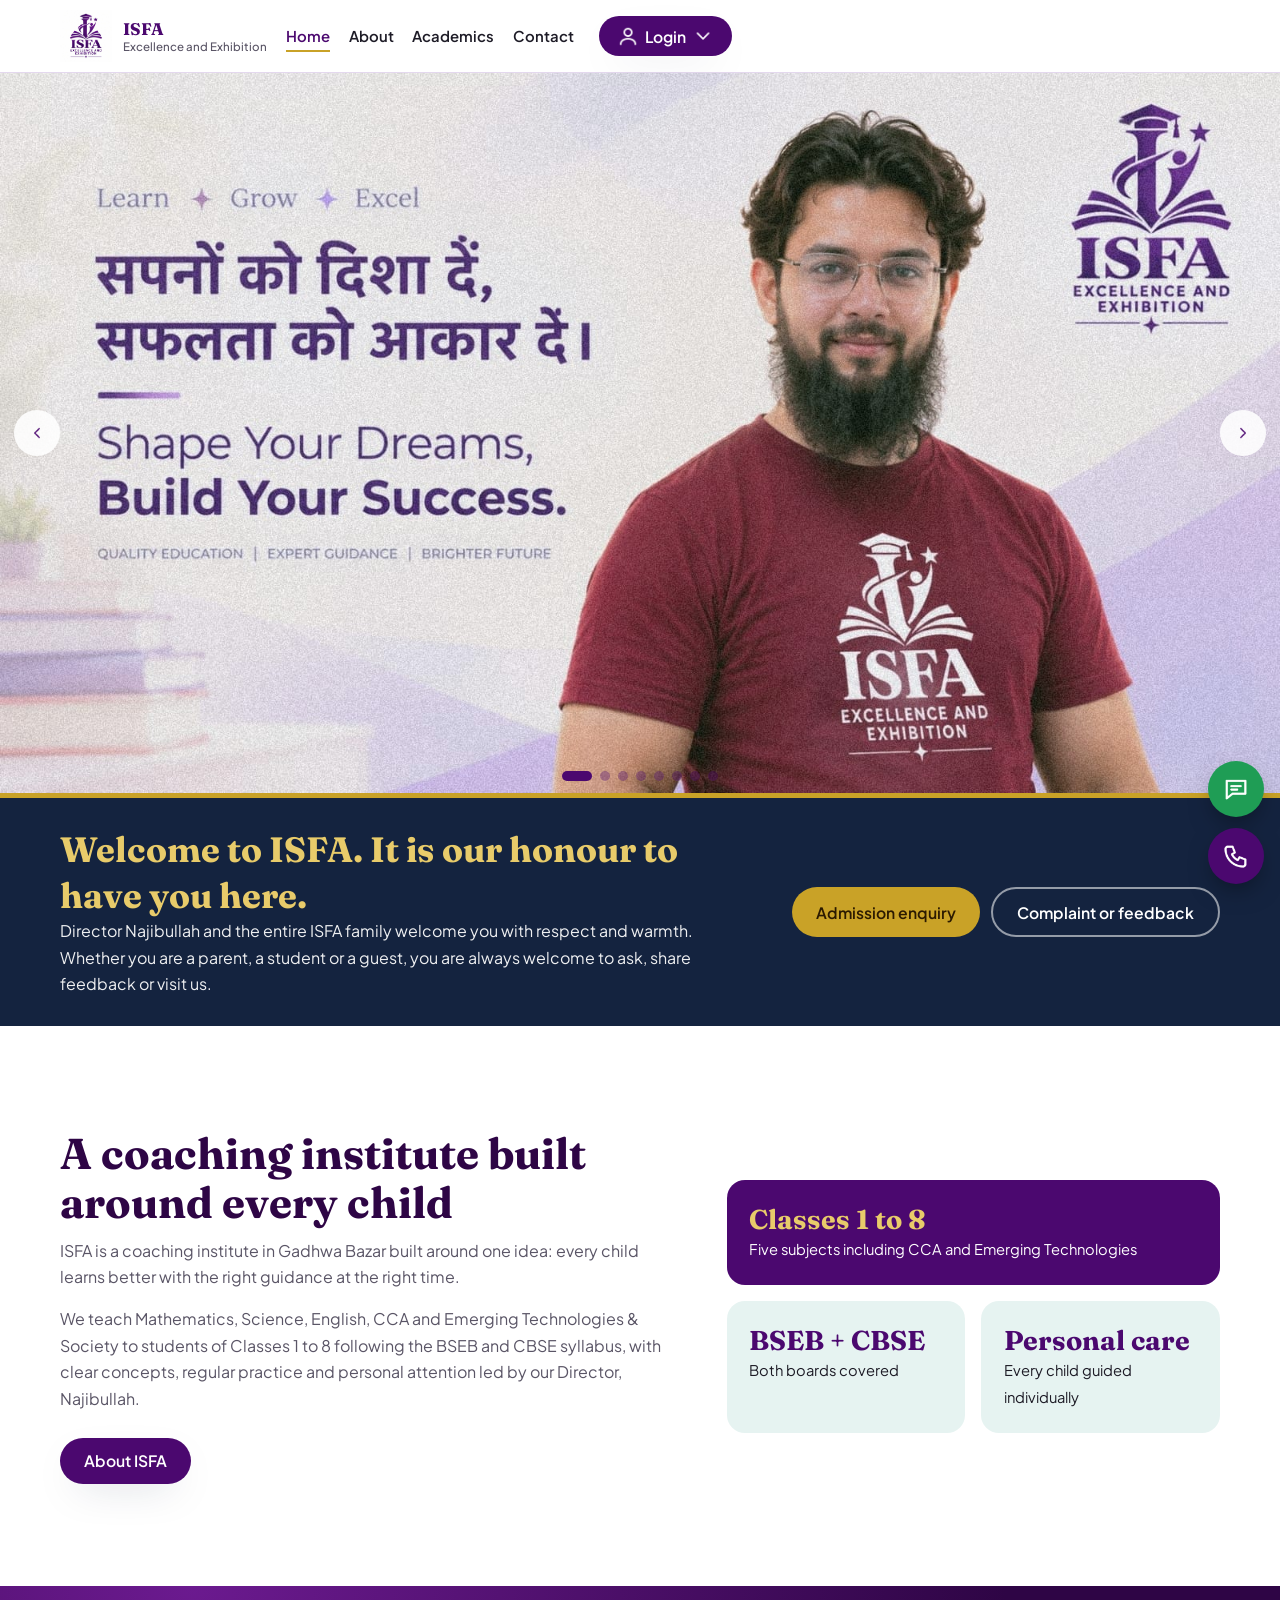
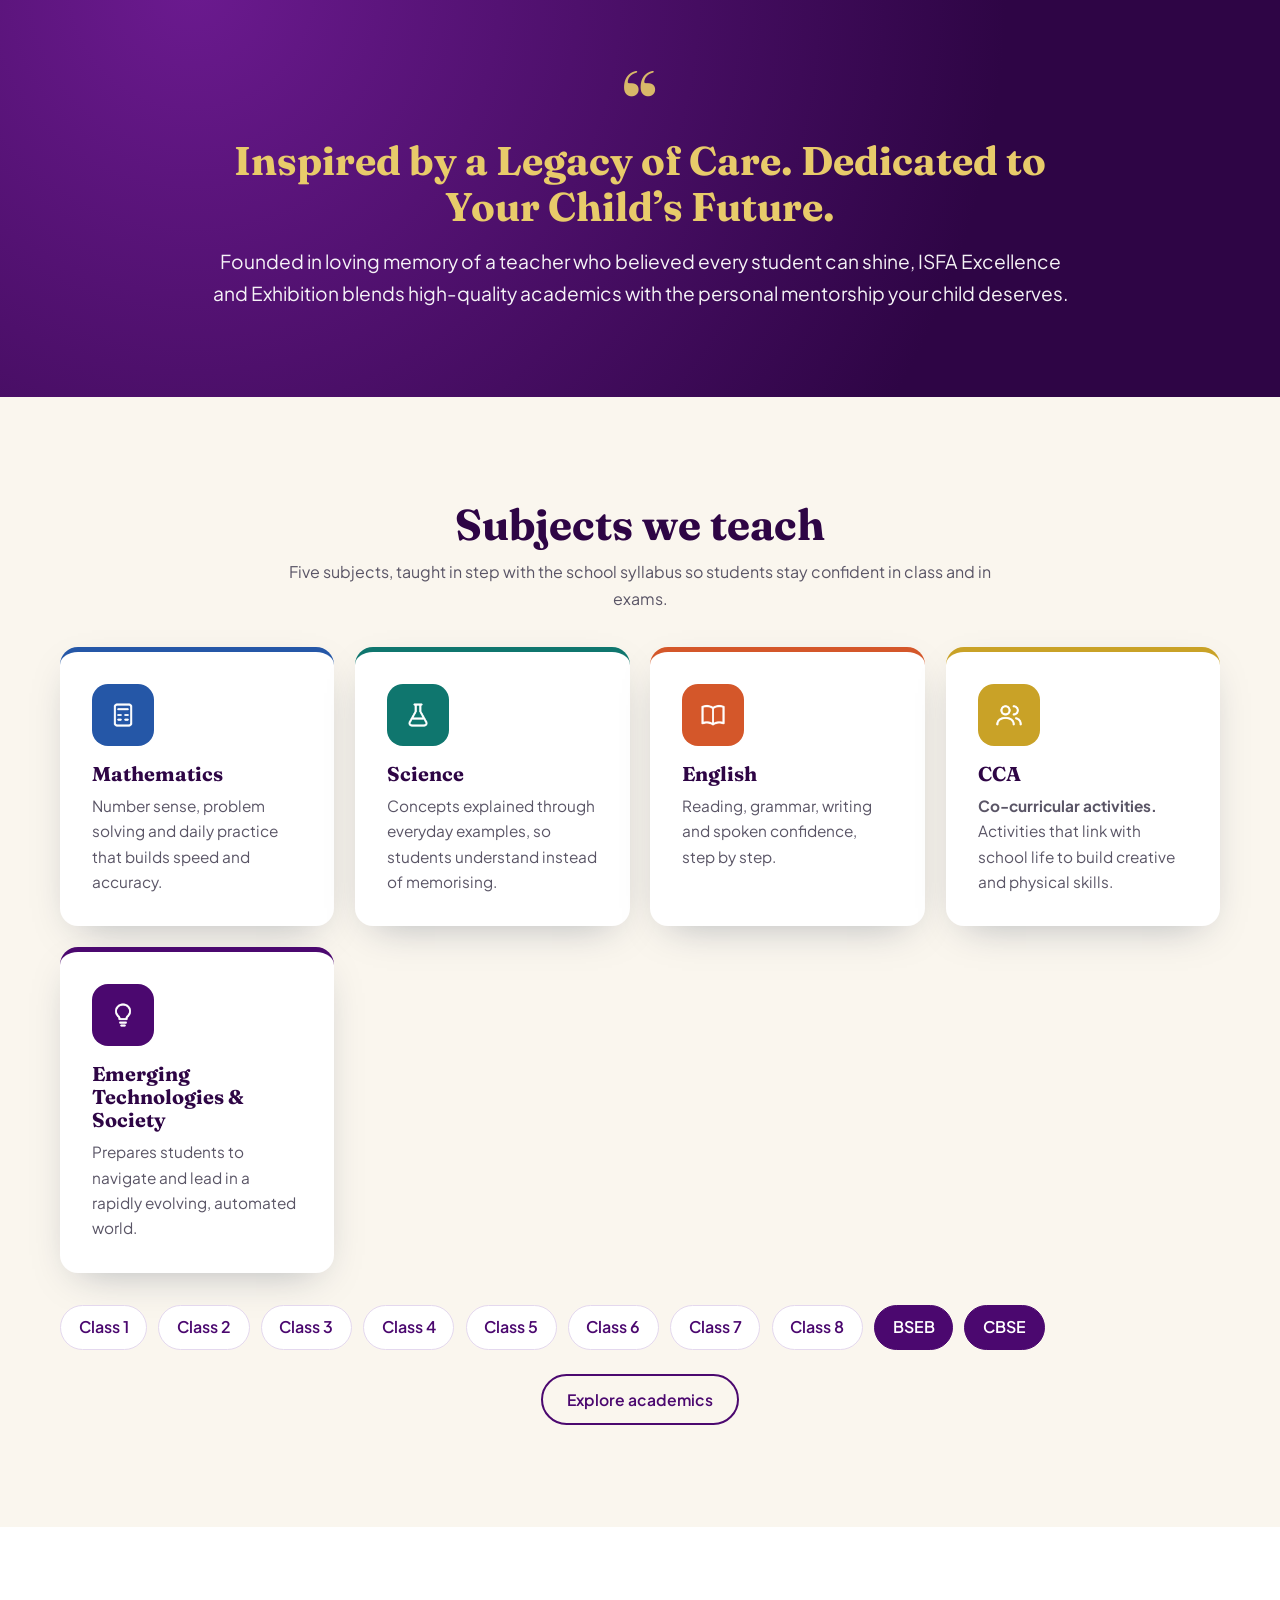
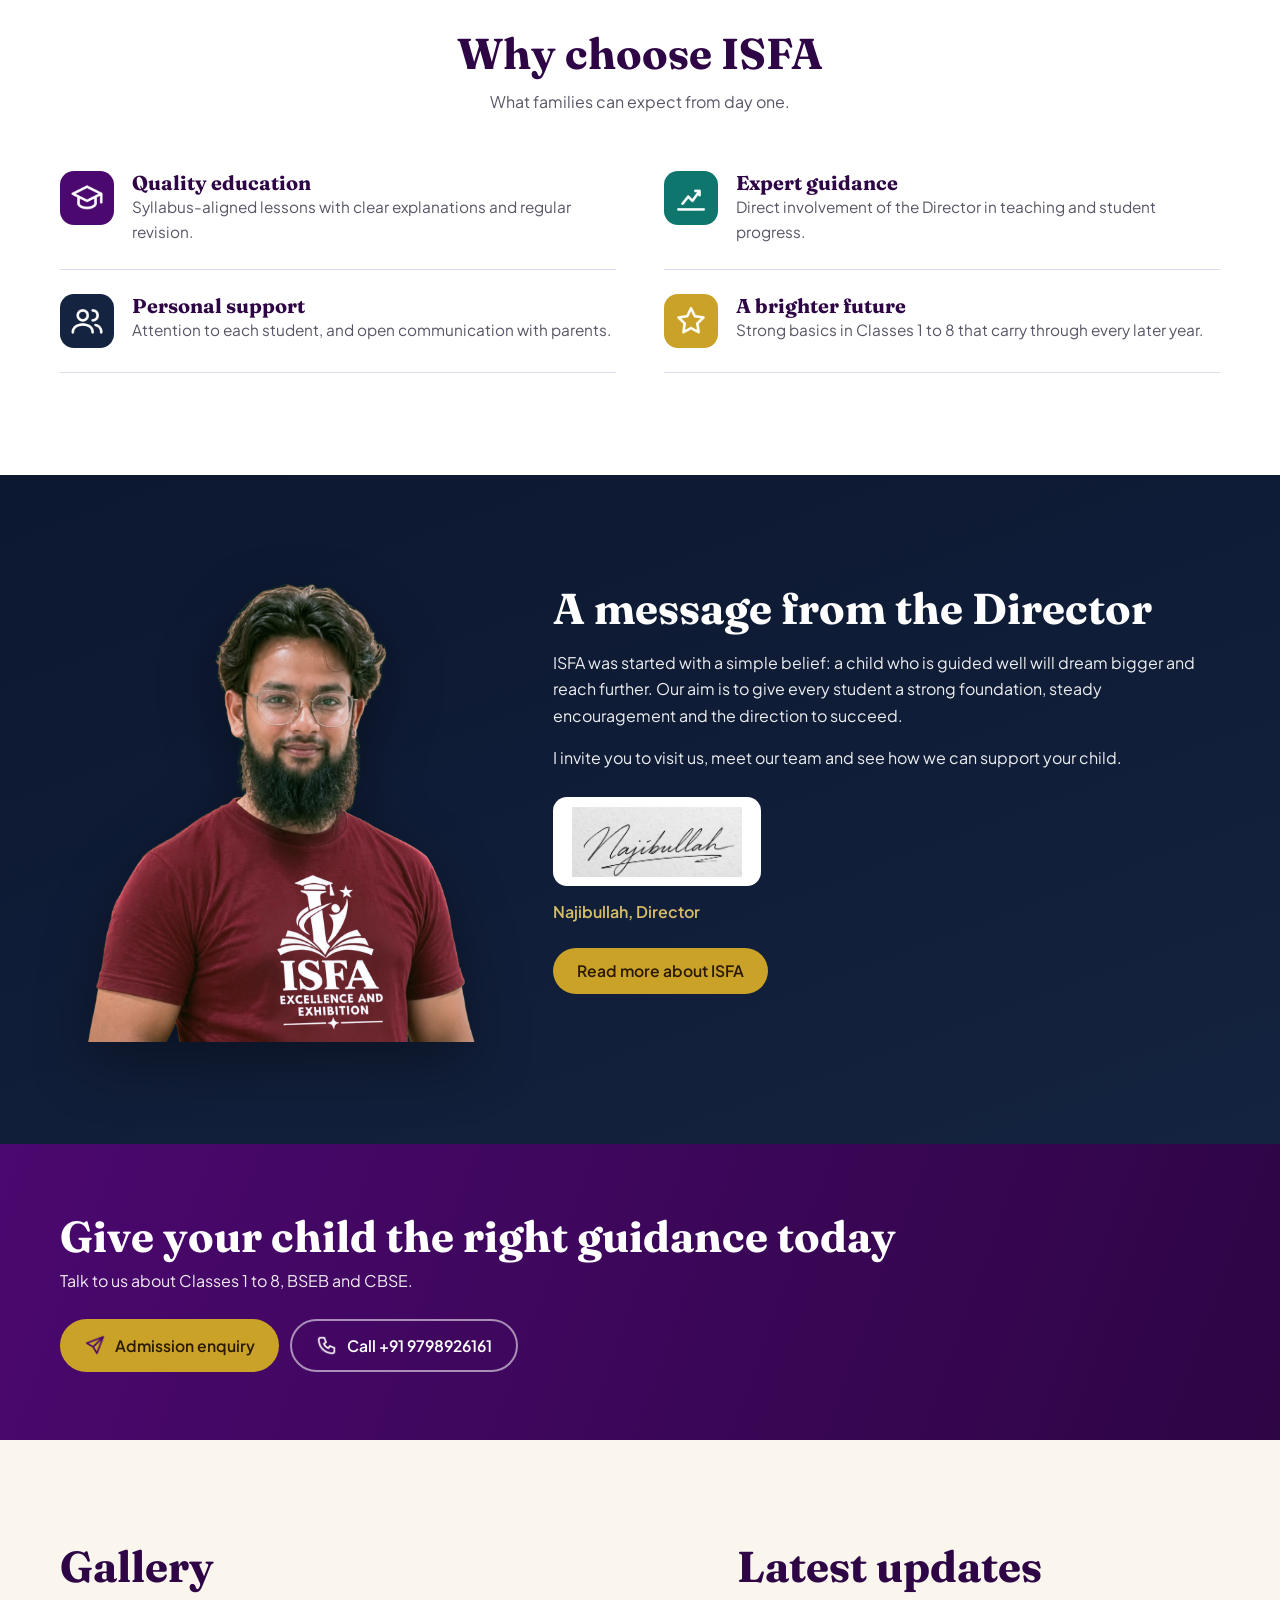
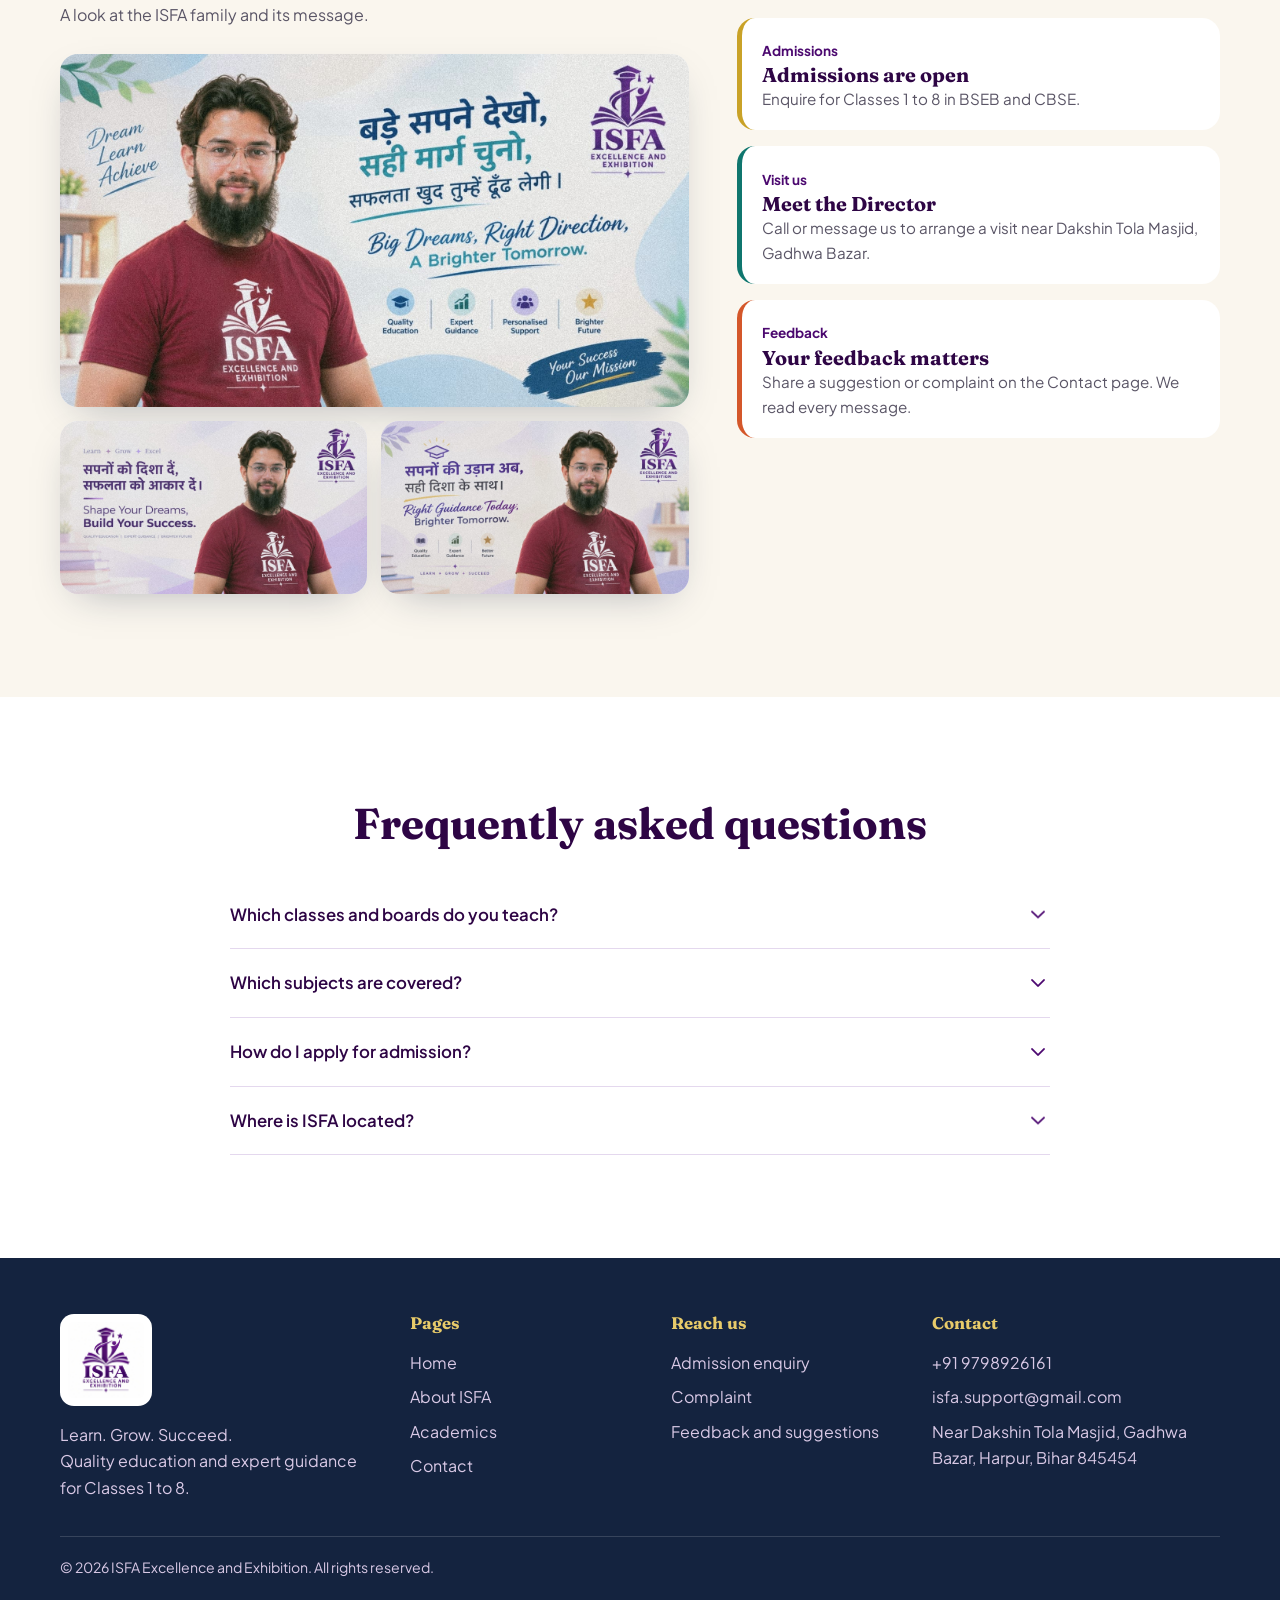
<file: index.html>
<!DOCTYPE html>
<html lang="en">
<head>
<meta name="google-site-verification" content="2OqlMi_54Hmdk0KRm2KIKvPmItrTuM4swa3jiA06ErE" />
<meta charset="utf-8">
<meta name="viewport" content="width=device-width, initial-scale=1">
<title>ISFA Excellence and Exhibition | Learn. Grow. Succeed.</title>
<meta name="description" content="Inspired by a Legacy of Care. Dedicated to Your Child's Future. You and your child are warmly welcome to the ISFA family.">
<meta property="og:type" content="website"><meta property="og:site_name" content="ISFA Excellence and Exhibition"><meta property="og:title" content="ISFA Excellence and Exhibition | Learn. Grow. Succeed."><meta property="og:description" content="Inspired by a Legacy of Care. Dedicated to Your Child's Future. You and your child are warmly welcome to the ISFA family."><meta property="og:image" content="https://isfa-excellence.pages.dev/assets/og.jpg"><meta property="og:image:width" content="1200"><meta property="og:image:height" content="630"><meta name="twitter:card" content="summary_large_image"><meta name="theme-color" content="#4B086F">
<link rel="icon" href="assets/logo.jpg">
<link rel="preconnect" href="https://fonts.googleapis.com">
<link rel="preconnect" href="https://fonts.gstatic.com" crossorigin>
<link href="https://fonts.googleapis.com/css2?family=Fraunces:opsz,wght@9..144,600;9..144,700&family=Plus+Jakarta+Sans:wght@400;500;600;700&display=swap" rel="stylesheet">
<link rel="stylesheet" href="assets/style.css">
</head>
<body>
<header>
<div class="wrap nav">
<a class="brand" href="index.html" aria-label="ISFA home"><img src="assets/logo.jpg" alt="ISFA logo"><span>ISFA<small>Excellence and Exhibition</small></span></a>
<button class="burger" id="burger" aria-label="Open menu" aria-expanded="false"><img class="ico" src="assets/icons/menu-p.png" alt="" width="28" height="28"></button>
<nav id="menu" aria-label="Main"><ul><li><a href="index.html" aria-current="page">Home</a></li><li><a href="about.html">About</a></li><li><a href="academics.html">Academics</a></li><li><a href="contact.html">Contact</a></li></ul></nav>
<div class="dd" id="dd"><button class="btn btn-p" aria-haspopup="true" aria-expanded="false" style="padding:.55rem 1.1rem"><img class="ico" src="assets/icons/user-w.png" alt="" width="28" height="28">Login<img class="ico" src="assets/icons/down-w.png" alt="" width="28" height="28"></button>
<div class="dd-m" role="menu"><a role="menuitem" href="login.html?role=student"><img class="ico" src="assets/icons/cap-p.png" alt="" width="28" height="28">Student Login</a><a role="menuitem" href="login.html?role=admin"><img class="ico" src="assets/icons/shield-p.png" alt="" width="28" height="28">Admin Login</a></div></div>
</div>
</header>
<main>
<section class="hero" aria-label="ISFA highlights"><div class="car" id="car" aria-roledescription="carousel">
<div class="track" id="track">
<div class="slide"><img src="assets/banner-1.jpg" alt="ISFA banner: Shape Your Dreams, Build Your Success" width="1600" height="900"></div>
<div class="slide"><img src="assets/banner-2.jpg" alt="ISFA banner: Big Dreams, Right Direction, A Brighter Tomorrow" width="1600" height="900" loading="lazy"></div>
<div class="slide"><img src="assets/banner-3.jpg" alt="ISFA banner: Right Guidance Today, Brighter Tomorrow" width="1600" height="900" loading="lazy"></div>
<div class="slide"><img src="assets/banner-4.jpg" alt="ISFA banner: Dreams Get Direction, With ISFA By Your Side" width="1600" height="900" loading="lazy"></div>
<div class="slide"><img src="assets/banner-5.jpg" alt="ISFA teacher explaining Mathematics to students in an ISFA classroom" width="1600" height="900" loading="lazy"></div>
<div class="slide"><img src="assets/banner-6.jpg" alt="ISFA offer: join for 3 months and get 10 percent off on total fee, for all classes" width="1600" height="900" loading="lazy"></div>
<div class="slide"><img src="assets/banner-7.jpg" alt="ISFA offer: join for 6 months and get 20 percent off on total fee, for all classes 1 to 8" width="1600" height="900" loading="lazy"></div>
<div class="slide"><img src="assets/banner-8.jpg" alt="ISFA offer: join for 1 year and get 30 percent off on total fee, for all classes 1 to 8" width="1600" height="900" loading="lazy"></div>
</div>
<button class="arr l" id="prev" aria-label="Previous slide"><img class="ico" src="assets/icons/l-p.png" alt="" width="28" height="28"></button>
<button class="arr r" id="next" aria-label="Next slide"><img class="ico" src="assets/icons/r-p.png" alt="" width="28" height="28"></button>
<div class="dots" id="dots"></div>
</div>
<div class="welcome"><div class="wrap">
<div><p class="hi">Welcome to ISFA. It is our honour to have you here.</p>
<p>Director Najibullah and the entire ISFA family welcome you with respect and warmth. Whether you are a parent, a student or a guest, you are always welcome to ask, share feedback or visit us.</p></div>
<div class="wa-b"><a class="btn btn-g" href="contact.html?form=f1#connect">Admission enquiry</a><a class="btn btn-w" href="contact.html?form=f2#connect">Complaint or feedback</a></div>
</div></div>
</section>
<section id="about"><div class="wrap"><div class="about"><div class="rv"><h2>A coaching institute built around every child</h2><p class="lead">ISFA is a coaching institute in Gadhwa Bazar built around one idea: every child learns better with the right guidance at the right time.</p><p class="lead">We teach Mathematics, Science, English, CCA and Emerging Technologies &amp; Society to students of Classes 1 to 8 following the BSEB and CBSE syllabus, with clear concepts, regular practice and personal attention led by our Director, Najibullah.</p><p style="margin-top:1.6rem"><a class="btn btn-p" href="about.html">About ISFA</a></p></div><div class="facts rv"><div class="fact"><b>Classes 1 to 8</b><span>Five subjects including CCA and Emerging Technologies</span></div><div class="fact"><b>BSEB + CBSE</b><span>Both boards covered</span></div><div class="fact"><b>Personal care</b><span>Every child guided individually</span></div></div></div></div></section>
<section class="legacy"><div class="wrap"><blockquote class="rv"><h2>Inspired by a Legacy of Care. Dedicated to Your Child’s Future.</h2><p>Founded in loving memory of a teacher who believed every student can shine, ISFA Excellence and Exhibition blends high-quality academics with the personal mentorship your child deserves.</p></blockquote></div></section>
<section id="classes" class="alt"><div class="wrap"><div class="rv ctr"><h2>Subjects we teach</h2><p class="lead">Five subjects, taught in step with the school syllabus so students stay confident in class and in exams.</p></div><div class="sub"><article class="rv" style="--c:var(--bl)"><i class="chip" style="--c:var(--bl)"><img class="ico" src="assets/icons/calc-w.png" alt="" width="28" height="28"></i><h3>Mathematics</h3><p>Number sense, problem solving and daily practice that builds speed and accuracy.</p></article><article class="rv" style="--c:var(--t)"><i class="chip" style="--c:var(--t)"><img class="ico" src="assets/icons/flask-w.png" alt="" width="28" height="28"></i><h3>Science</h3><p>Concepts explained through everyday examples, so students understand instead of memorising.</p></article><article class="rv" style="--c:var(--co)"><i class="chip" style="--c:var(--co)"><img class="ico" src="assets/icons/book-w.png" alt="" width="28" height="28"></i><h3>English</h3><p>Reading, grammar, writing and spoken confidence, step by step.</p></article><article class="rv" style="--c:var(--gold)"><i class="chip" style="--c:var(--gold)"><img class="ico" src="assets/icons/users-w.png" alt="" width="28" height="28"></i><h3>CCA</h3><p><b>Co-curricular activities.</b> Activities that link with school life to build creative and physical skills.</p></article><article class="rv" style="--c:var(--p)"><i class="chip" style="--c:var(--p)"><img class="ico" src="assets/icons/bulb-w.png" alt="" width="28" height="28"></i><h3>Emerging Technologies &amp; Society</h3><p>Prepares students to navigate and lead in a rapidly evolving, automated world.</p></article></div><div class="levels rv" aria-label="Classes offered"><span>Class 1</span><span>Class 2</span><span>Class 3</span><span>Class 4</span><span>Class 5</span><span>Class 6</span><span>Class 7</span><span>Class 8</span><span class="ch">BSEB</span><span class="ch">CBSE</span></div><p class="ctr rv mini"><a class="btn btn-o" href="academics.html">Explore academics</a></p></div></section>
<section id="why"><div class="wrap"><div class="rv ctr"><h2>Why choose ISFA</h2><p class="lead">What families can expect from day one.</p></div><div class="why rv"><div><img class="ico" src="assets/icons/cap-w.png" alt="" width="28" height="28"><span><h3>Quality education</h3><p>Syllabus-aligned lessons with clear explanations and regular revision.</p></span></div><div><img class="ico" src="assets/icons/chart-w.png" alt="" width="28" height="28"><span><h3>Expert guidance</h3><p>Direct involvement of the Director in teaching and student progress.</p></span></div><div><img class="ico" src="assets/icons/users-w.png" alt="" width="28" height="28"><span><h3>Personal support</h3><p>Attention to each student, and open communication with parents.</p></span></div><div><img class="ico" src="assets/icons/star-w.png" alt="" width="28" height="28"><span><h3>A brighter future</h3><p>Strong basics in Classes 1 to 8 that carry through every later year.</p></span></div></div></div></section>
<section id="director" class="founder"><div class="wrap fg">
<img class="pt rv" src="assets/director.png" alt="Najibullah, Director of ISFA Excellence and Exhibition" loading="lazy">
<div class="txt rv"><h2>A message from the Director</h2><p>ISFA was started with a simple belief: a child who is guided well will dream bigger and reach further. Our aim is to give every student a strong foundation, steady encouragement and the direction to succeed.</p><p>I invite you to visit us, meet our team and see how we can support your child.</p><div class="sig"><img src="assets/signature.jpg" alt="Signature of Najibullah" loading="lazy"></div><p class="role" style="margin-top:.8rem">Najibullah, Director</p><a class="btn btn-g pt-link" href="about.html#director">Read more about ISFA</a></div>
</div></section>
<section class="band"><div class="wrap cta"><div><h2>Give your child the right guidance today</h2><p>Talk to us about Classes 1 to 8, BSEB and CBSE.</p></div><div class="wa-b"><a class="btn btn-g" href="contact.html?form=f1#connect"><img class="ico" src="assets/icons/send-p.png" alt="" width="28" height="28">Admission enquiry</a><a class="btn btn-w" href="tel:+919798926161"><img class="ico" src="assets/icons/phone-w.png" alt="" width="28" height="28">Call +91 9798926161</a></div></div></section>
<section id="gallery" class="alt"><div class="wrap"><div class="gn"><div class="rv"><h2>Gallery</h2><p class="lead">A look at the ISFA family and its message.</p><div class="gal "><figure><img src="assets/banner-2.jpg" alt="ISFA banner: Big Dreams, Right Direction" loading="lazy"></figure><figure><img src="assets/banner-1.jpg" alt="ISFA banner: Shape Your Dreams" loading="lazy"></figure><figure><img src="assets/banner-3.jpg" alt="ISFA banner: Right Guidance Today" loading="lazy"></figure></div></div><div class="rv"><h2>Latest updates</h2><div class="news"><article><time>Admissions</time><h3>Admissions are open</h3><p>Enquire for Classes 1 to 8 in BSEB and CBSE.</p></article><article style="border-color:var(--t)"><time>Visit us</time><h3>Meet the Director</h3><p>Call or message us to arrange a visit near Dakshin Tola Masjid, Gadhwa Bazar.</p></article><article style="border-color:var(--co)"><time>Feedback</time><h3>Your feedback matters</h3><p>Share a suggestion or complaint on the Contact page. We read every message.</p></article></div></div></div></div></section>
<section><div class="wrap">
<div class="rv ctr"><h2>Frequently asked questions</h2></div>
<div class="faq rv">
<details><summary>Which classes and boards do you teach?<img class="ico" src="assets/icons/down-p.png" alt="" width="28" height="28"></summary><div class="a"><div><p>Classes 1 to 8, for both BSEB and CBSE students.</p></div></div></details>
<details><summary>Which subjects are covered?<img class="ico" src="assets/icons/down-p.png" alt="" width="28" height="28"></summary><div class="a"><div><p>Mathematics, Science, English, CCA and Emerging Technologies &amp; Society. CCA stands for Co-curricular Activities.</p></div></div></details>
<details><summary>How do I apply for admission?<img class="ico" src="assets/icons/down-p.png" alt="" width="28" height="28"></summary><div class="a"><div><p>Fill in the admission enquiry form on the Contact page, call or WhatsApp +91 9798926161, or visit us at Gadhwa Bazar.</p></div></div></details>
<details><summary>Where is ISFA located?<img class="ico" src="assets/icons/down-p.png" alt="" width="28" height="28"></summary><div class="a"><div><p>Near Dakshin Tola Masjid, Gadhwa Bazar, Harpur, Bihar 845454. The map on the Contact page shows the area.</p></div></div></details>

</div>
</div></section>
</main>
<footer><div class="wrap">
<div class="fgrid">
<div><img class="flogo" src="assets/logo.jpg" alt="ISFA logo"><p>Learn. Grow. Succeed.<br>Quality education and expert guidance for Classes 1 to 8.</p></div>
<div><h3>Pages</h3><ul><li><a href="index.html">Home</a></li><li><a href="about.html">About ISFA</a></li><li><a href="academics.html">Academics</a></li><li><a href="contact.html">Contact</a></li></ul></div>
<div><h3>Reach us</h3><ul><li><a href="contact.html?form=f1#connect">Admission enquiry</a></li><li><a href="contact.html?form=f2#connect">Complaint</a></li><li><a href="contact.html?form=f3#connect">Feedback and suggestions</a></li></ul></div>
<div><h3>Contact</h3><ul><li><a href="tel:+919798926161">+91 9798926161</a></li><li><a href="mailto:isfa.support@gmail.com">isfa.support@gmail.com</a></li><li>Near Dakshin Tola Masjid, Gadhwa Bazar, Harpur, Bihar 845454</li></ul></div>
</div>
<div class="copy">&copy; <span id="yr">2026</span> ISFA Excellence and Exhibition. All rights reserved.</div>
</div></footer>
<div class="fab">
<a class="wa" href="https://wa.me/919798926161?text=Hello%20ISFA%2C%20I%20would%20like%20to%20know%20about%20admission." target="_blank" rel="noopener" aria-label="Chat on WhatsApp"><img class="ico" src="assets/icons/chat-w.png" alt="" width="28" height="28"></a>
<a class="ph" href="tel:+919798926161" aria-label="Call ISFA"><img class="ico" src="assets/icons/phone-w.png" alt="" width="28" height="28"></a>
</div>
<div class="toast" id="toast" role="status"></div>
<script src="assets/site.js"></script>
</body>
</html>
</file>
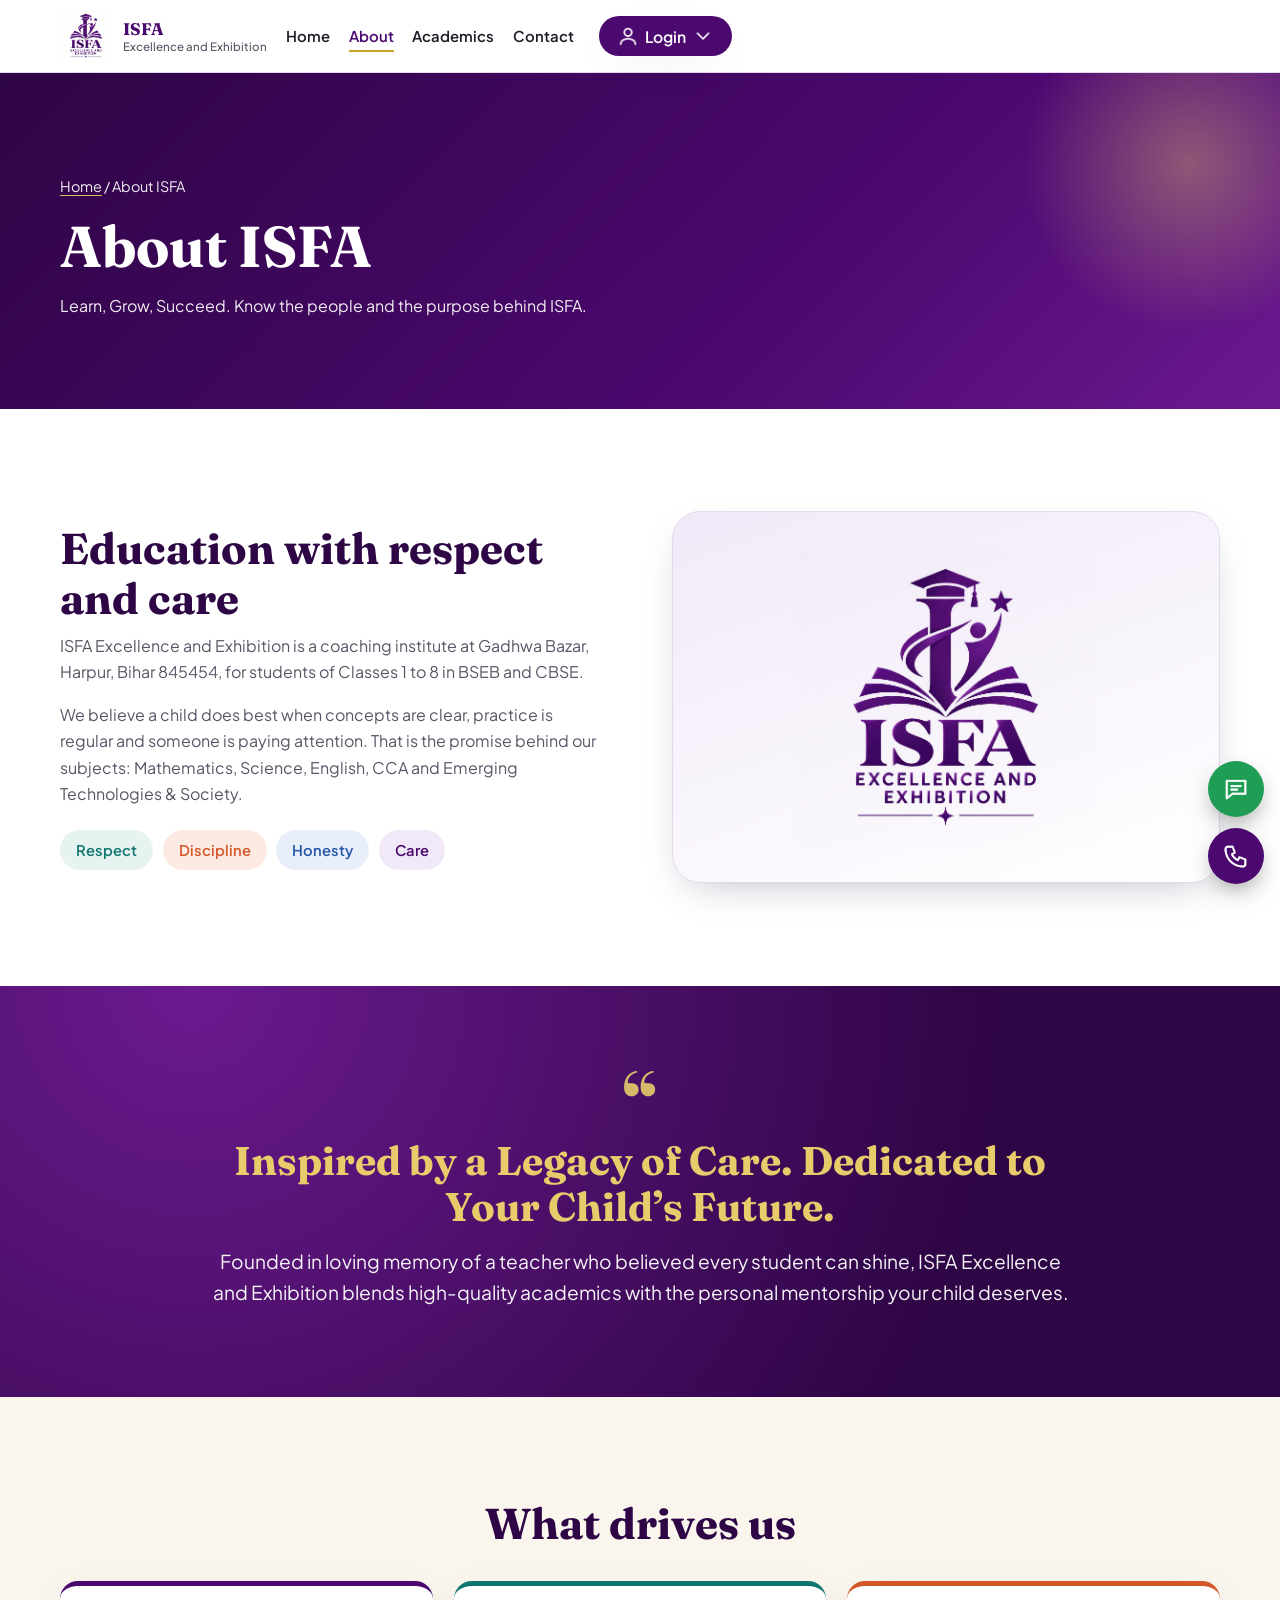
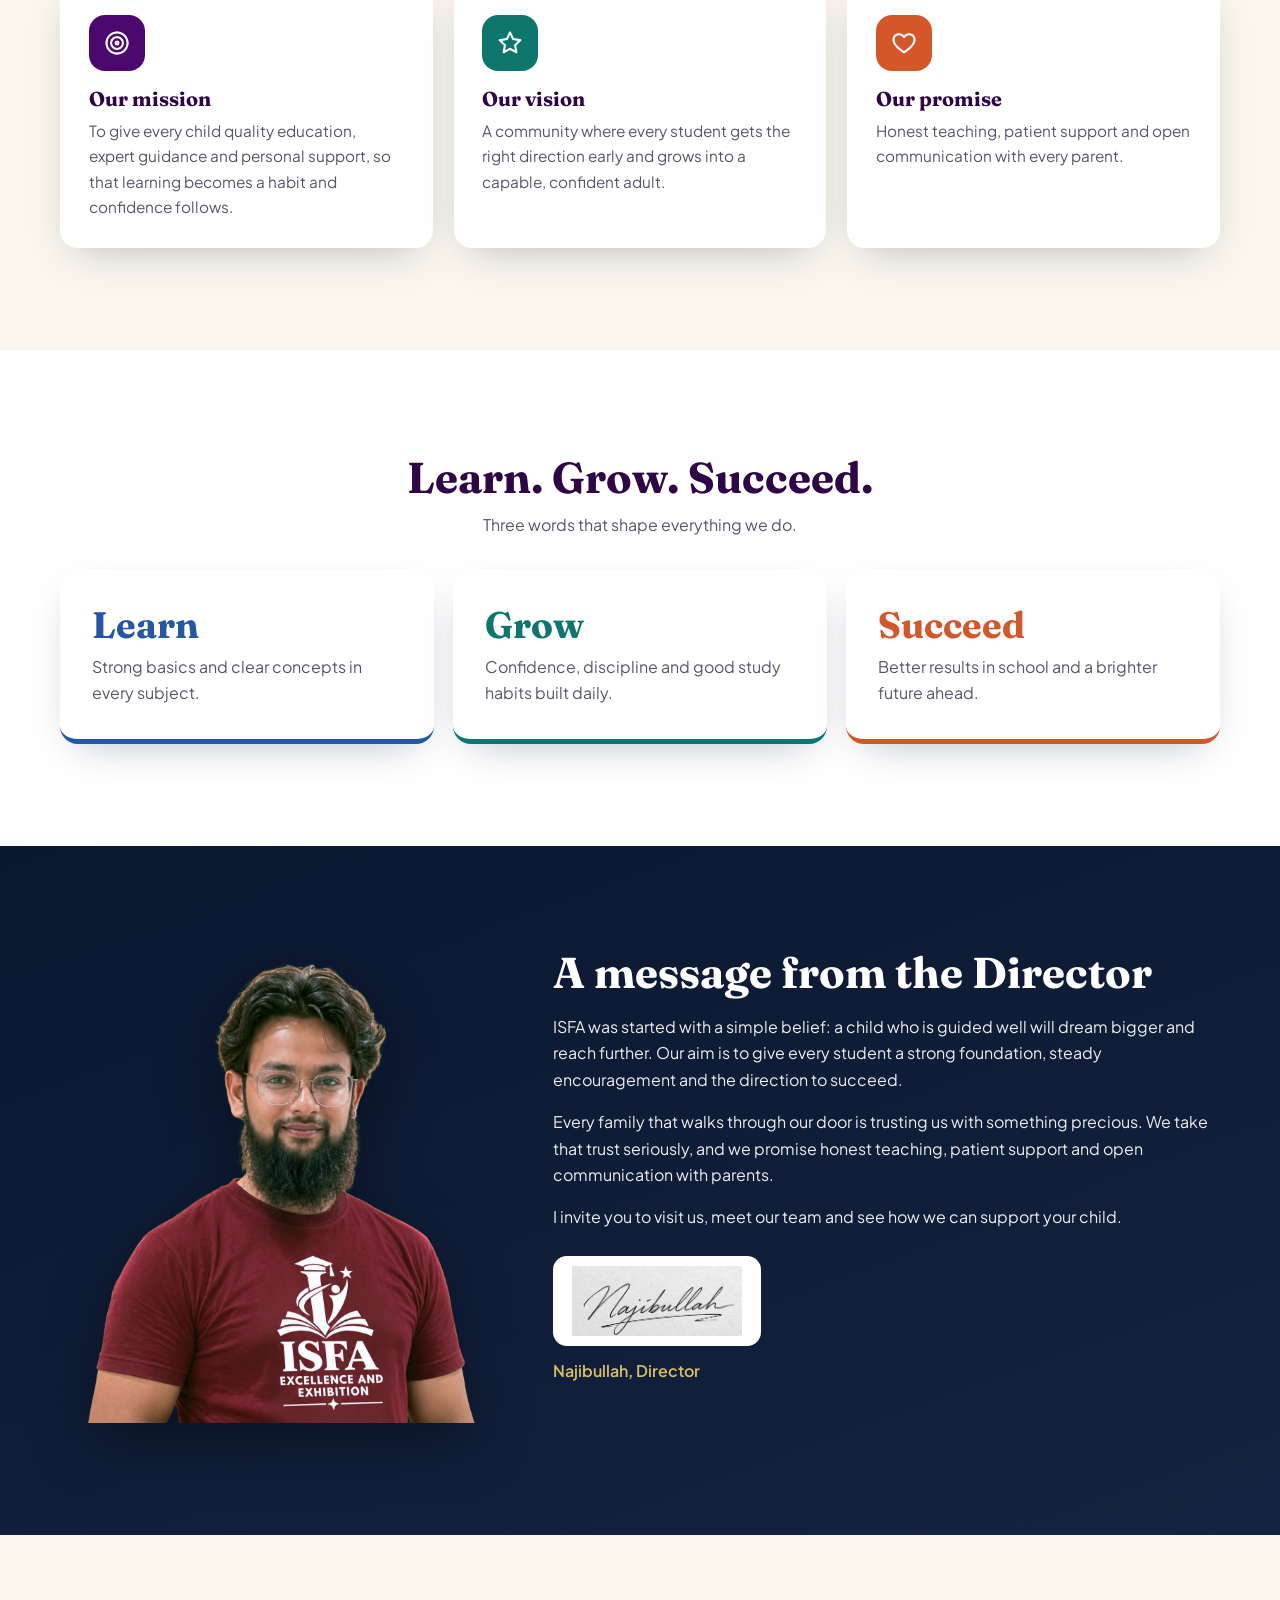
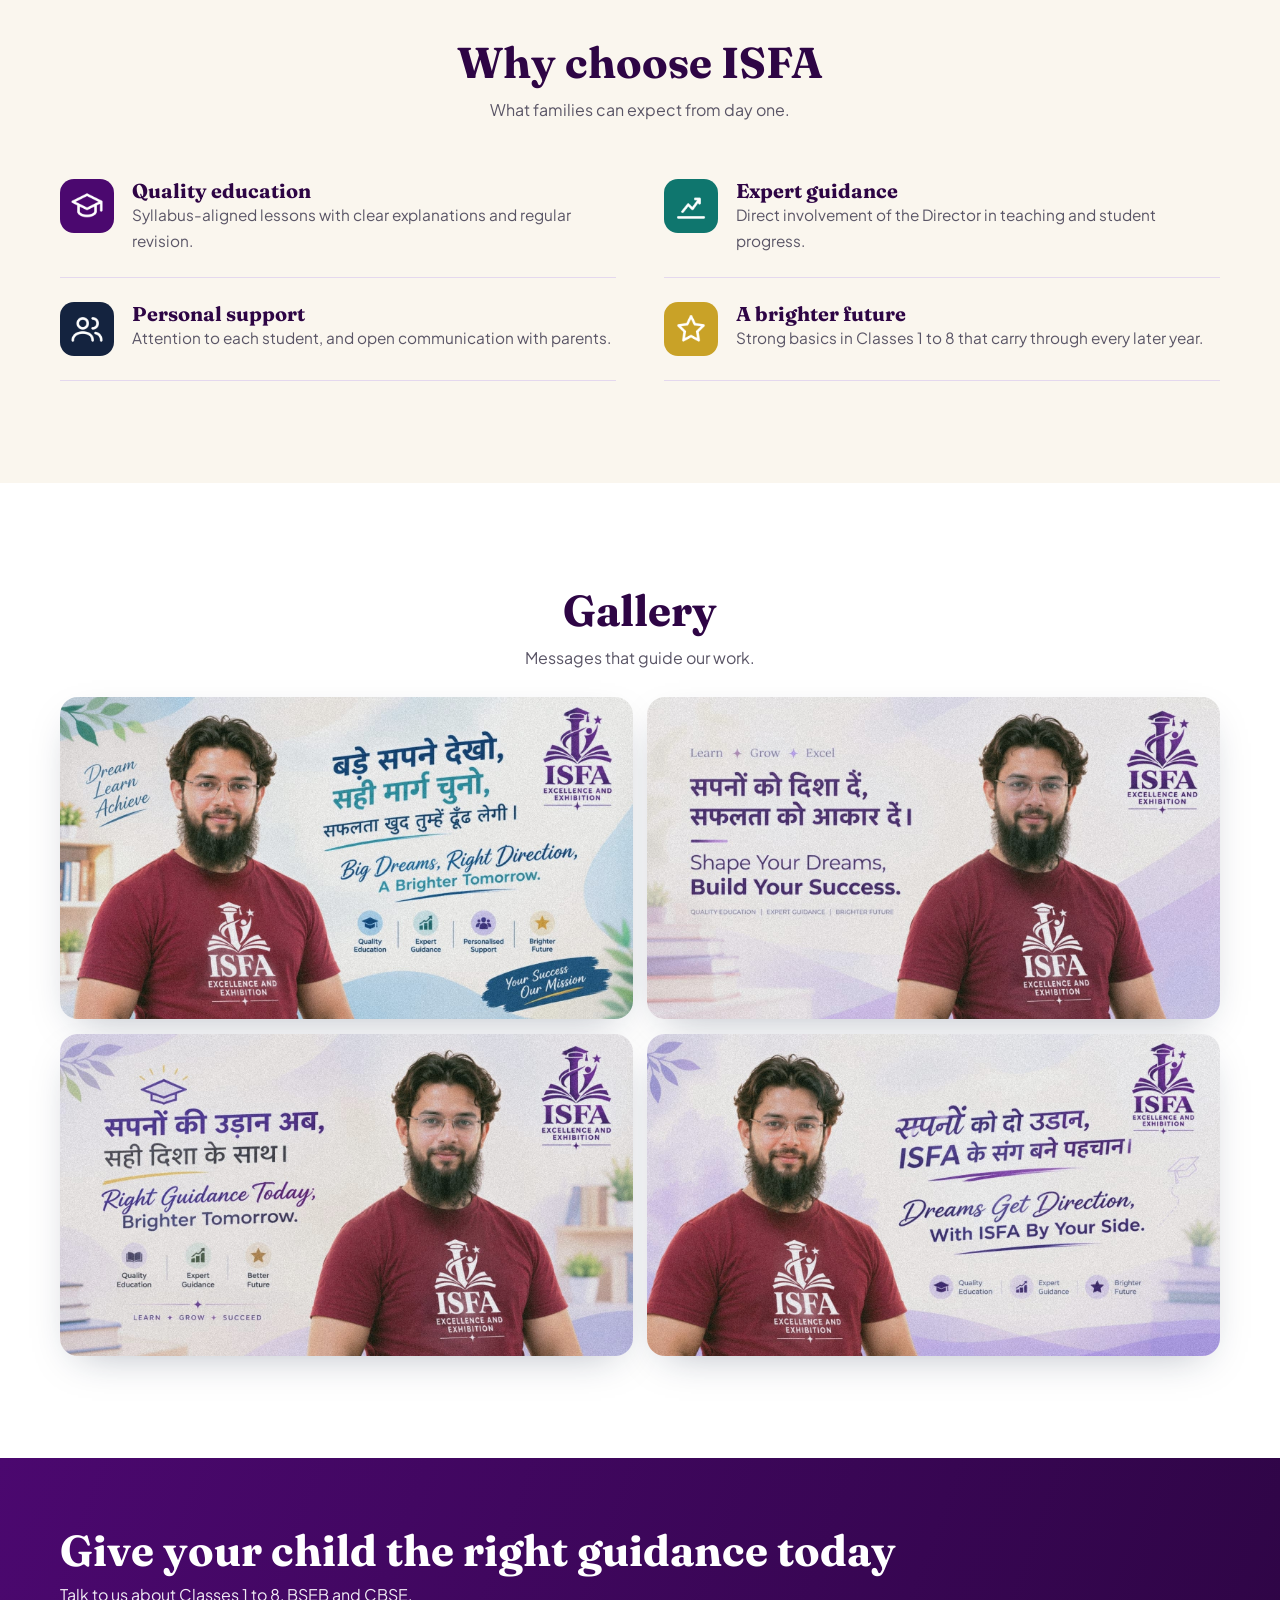
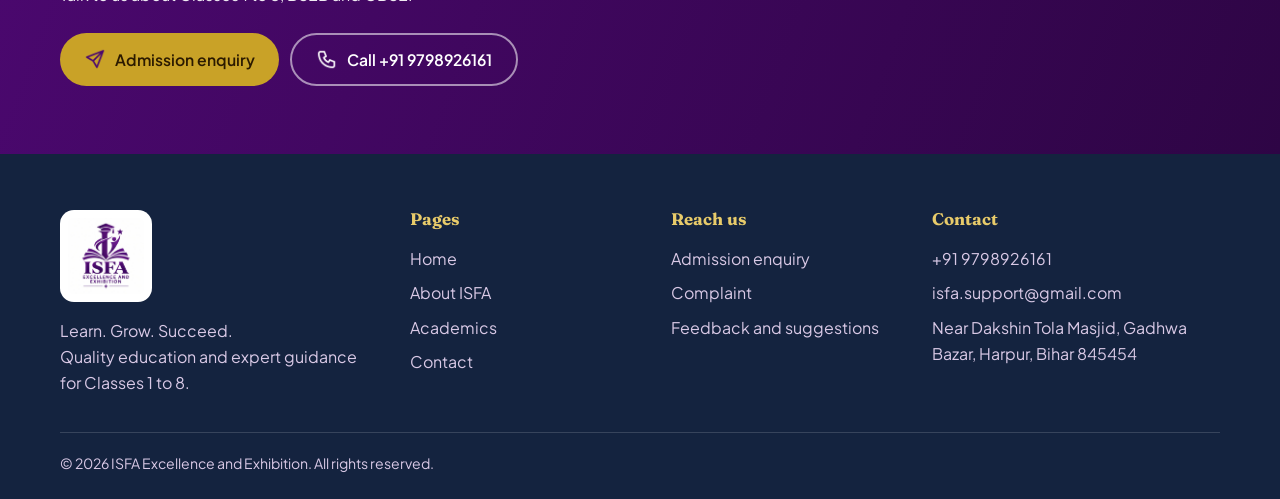
<file: about.html>
<!DOCTYPE html>
<html lang="en">
<head>
<meta charset="utf-8">
<meta name="viewport" content="width=device-width, initial-scale=1">
<title>About ISFA | ISFA Excellence and Exhibition</title>
<meta name="description" content="Learn about ISFA Excellence and Exhibition, our mission, values and our Director, Najibullah.">
<meta property="og:type" content="website"><meta property="og:site_name" content="ISFA Excellence and Exhibition"><meta property="og:title" content="About ISFA | ISFA Excellence and Exhibition"><meta property="og:description" content="Inspired by a Legacy of Care. Dedicated to Your Child's Future. You and your child are warmly welcome to the ISFA family."><meta property="og:image" content="https://isfa-excellence.pages.dev/assets/og.jpg"><meta property="og:image:width" content="1200"><meta property="og:image:height" content="630"><meta name="twitter:card" content="summary_large_image"><meta name="theme-color" content="#4B086F">
<link rel="icon" href="assets/logo.jpg">
<link rel="preconnect" href="https://fonts.googleapis.com">
<link rel="preconnect" href="https://fonts.gstatic.com" crossorigin>
<link href="https://fonts.googleapis.com/css2?family=Fraunces:opsz,wght@9..144,600;9..144,700&family=Plus+Jakarta+Sans:wght@400;500;600;700&display=swap" rel="stylesheet">
<link rel="stylesheet" href="assets/style.css">
</head>
<body>
<header>
<div class="wrap nav">
<a class="brand" href="index.html" aria-label="ISFA home"><img src="assets/logo.jpg" alt="ISFA logo"><span>ISFA<small>Excellence and Exhibition</small></span></a>
<button class="burger" id="burger" aria-label="Open menu" aria-expanded="false"><img class="ico" src="assets/icons/menu-p.png" alt="" width="28" height="28"></button>
<nav id="menu" aria-label="Main"><ul><li><a href="index.html">Home</a></li><li><a href="about.html" aria-current="page">About</a></li><li><a href="academics.html">Academics</a></li><li><a href="contact.html">Contact</a></li></ul></nav>
<div class="dd" id="dd"><button class="btn btn-p" aria-haspopup="true" aria-expanded="false" style="padding:.55rem 1.1rem"><img class="ico" src="assets/icons/user-w.png" alt="" width="28" height="28">Login<img class="ico" src="assets/icons/down-w.png" alt="" width="28" height="28"></button>
<div class="dd-m" role="menu"><a role="menuitem" href="login.html?role=student"><img class="ico" src="assets/icons/cap-p.png" alt="" width="28" height="28">Student Login</a><a role="menuitem" href="login.html?role=admin"><img class="ico" src="assets/icons/shield-p.png" alt="" width="28" height="28">Admin Login</a></div></div>
</div>
</header>
<main>
<section class="phero"><div class="wrap rv"><p class="crumb"><a href="index.html">Home</a> / About ISFA</p><h1>About ISFA</h1><p>Learn, Grow, Succeed. Know the people and the purpose behind ISFA.</p></div></section>
<section id="story"><div class="wrap"><div class="two"><div class="rv"><h2>Education with respect and care</h2><p class="lead">ISFA Excellence and Exhibition is a coaching institute at Gadhwa Bazar, Harpur, Bihar 845454, for students of Classes 1 to 8 in BSEB and CBSE.</p><p class="lead">We believe a child does best when concepts are clear, practice is regular and someone is paying attention. That is the promise behind our subjects: Mathematics, Science, English, CCA and Emerging Technologies &amp; Society.</p><div class="vals"><span>Respect</span><span>Discipline</span><span>Honesty</span><span>Care</span></div></div><div class="logo-card rv"><img src="assets/logo.jpg" alt="ISFA Excellence and Exhibition logo" loading="lazy"></div></div></div></section>
<section class="legacy"><div class="wrap"><blockquote class="rv"><h2>Inspired by a Legacy of Care. Dedicated to Your Child’s Future.</h2><p>Founded in loving memory of a teacher who believed every student can shine, ISFA Excellence and Exhibition blends high-quality academics with the personal mentorship your child deserves.</p></blockquote></div></section>
<section id="mission" class="alt"><div class="wrap"><div class="rv ctr"><h2>What drives us</h2></div><div class="mv"><article class="rv" style="--c:var(--p)"><i class="chip" style="--c:var(--p)"><img class="ico" src="assets/icons/target-w.png" alt="" width="28" height="28"></i><h3>Our mission</h3><p>To give every child quality education, expert guidance and personal support, so that learning becomes a habit and confidence follows.</p></article><article class="rv" style="--c:var(--t)"><i class="chip" style="--c:var(--t)"><img class="ico" src="assets/icons/star-w.png" alt="" width="28" height="28"></i><h3>Our vision</h3><p>A community where every student gets the right direction early and grows into a capable, confident adult.</p></article><article class="rv" style="--c:var(--co)"><i class="chip" style="--c:var(--co)"><img class="ico" src="assets/icons/heart-w.png" alt="" width="28" height="28"></i><h3>Our promise</h3><p>Honest teaching, patient support and open communication with every parent.</p></article></div></div></section>
<section id="lgs"><div class="wrap"><div class="rv ctr"><h2>Learn. Grow. Succeed.</h2><p class="lead">Three words that shape everything we do.</p></div><div class="tri rv"><div style="--c:var(--bl)"><b>Learn</b><p>Strong basics and clear concepts in every subject.</p></div><div style="--c:var(--t)"><b>Grow</b><p>Confidence, discipline and good study habits built daily.</p></div><div style="--c:var(--co)"><b>Succeed</b><p>Better results in school and a brighter future ahead.</p></div></div></div></section>
<section id="director" class="founder"><div class="wrap fg">
<img class="pt rv" src="assets/director.png" alt="Najibullah, Director of ISFA Excellence and Exhibition" loading="lazy">
<div class="txt rv"><h2>A message from the Director</h2><p>ISFA was started with a simple belief: a child who is guided well will dream bigger and reach further. Our aim is to give every student a strong foundation, steady encouragement and the direction to succeed.</p><p>Every family that walks through our door is trusting us with something precious. We take that trust seriously, and we promise honest teaching, patient support and open communication with parents.</p><p>I invite you to visit us, meet our team and see how we can support your child.</p><div class="sig"><img src="assets/signature.jpg" alt="Signature of Najibullah" loading="lazy"></div><p class="role" style="margin-top:.8rem">Najibullah, Director</p></div>
</div></section>
<section id="why" class="alt"><div class="wrap"><div class="rv ctr"><h2>Why choose ISFA</h2><p class="lead">What families can expect from day one.</p></div><div class="why rv"><div><img class="ico" src="assets/icons/cap-w.png" alt="" width="28" height="28"><span><h3>Quality education</h3><p>Syllabus-aligned lessons with clear explanations and regular revision.</p></span></div><div><img class="ico" src="assets/icons/chart-w.png" alt="" width="28" height="28"><span><h3>Expert guidance</h3><p>Direct involvement of the Director in teaching and student progress.</p></span></div><div><img class="ico" src="assets/icons/users-w.png" alt="" width="28" height="28"><span><h3>Personal support</h3><p>Attention to each student, and open communication with parents.</p></span></div><div><img class="ico" src="assets/icons/star-w.png" alt="" width="28" height="28"><span><h3>A brighter future</h3><p>Strong basics in Classes 1 to 8 that carry through every later year.</p></span></div></div></div></section>
<section id="gallery"><div class="wrap"><div class="rv ctr"><h2>Gallery</h2><p class="lead">Messages that guide our work.</p></div><div class="rv"><div class="gal g4"><figure><img src="assets/banner-2.jpg" alt="ISFA banner: Big Dreams, Right Direction" loading="lazy"></figure><figure><img src="assets/banner-1.jpg" alt="ISFA banner: Shape Your Dreams" loading="lazy"></figure><figure><img src="assets/banner-3.jpg" alt="ISFA banner: Right Guidance Today" loading="lazy"></figure><figure><img src="assets/banner-4.jpg" alt="ISFA banner: Dreams Get Direction" loading="lazy"></figure></div></div></div></section>
<section class="band"><div class="wrap cta"><div><h2>Give your child the right guidance today</h2><p>Talk to us about Classes 1 to 8, BSEB and CBSE.</p></div><div class="wa-b"><a class="btn btn-g" href="contact.html?form=f1#connect"><img class="ico" src="assets/icons/send-p.png" alt="" width="28" height="28">Admission enquiry</a><a class="btn btn-w" href="tel:+919798926161"><img class="ico" src="assets/icons/phone-w.png" alt="" width="28" height="28">Call +91 9798926161</a></div></div></section>
</main>
<footer><div class="wrap">
<div class="fgrid">
<div><img class="flogo" src="assets/logo.jpg" alt="ISFA logo"><p>Learn. Grow. Succeed.<br>Quality education and expert guidance for Classes 1 to 8.</p></div>
<div><h3>Pages</h3><ul><li><a href="index.html">Home</a></li><li><a href="about.html">About ISFA</a></li><li><a href="academics.html">Academics</a></li><li><a href="contact.html">Contact</a></li></ul></div>
<div><h3>Reach us</h3><ul><li><a href="contact.html?form=f1#connect">Admission enquiry</a></li><li><a href="contact.html?form=f2#connect">Complaint</a></li><li><a href="contact.html?form=f3#connect">Feedback and suggestions</a></li></ul></div>
<div><h3>Contact</h3><ul><li><a href="tel:+919798926161">+91 9798926161</a></li><li><a href="mailto:isfa.support@gmail.com">isfa.support@gmail.com</a></li><li>Near Dakshin Tola Masjid, Gadhwa Bazar, Harpur, Bihar 845454</li></ul></div>
</div>
<div class="copy">&copy; <span id="yr">2026</span> ISFA Excellence and Exhibition. All rights reserved.</div>
</div></footer>
<div class="fab">
<a class="wa" href="https://wa.me/919798926161?text=Hello%20ISFA%2C%20I%20would%20like%20to%20know%20about%20admission." target="_blank" rel="noopener" aria-label="Chat on WhatsApp"><img class="ico" src="assets/icons/chat-w.png" alt="" width="28" height="28"></a>
<a class="ph" href="tel:+919798926161" aria-label="Call ISFA"><img class="ico" src="assets/icons/phone-w.png" alt="" width="28" height="28"></a>
</div>
<div class="toast" id="toast" role="status"></div>
<script src="assets/site.js"></script>
</body>
</html>
</file>
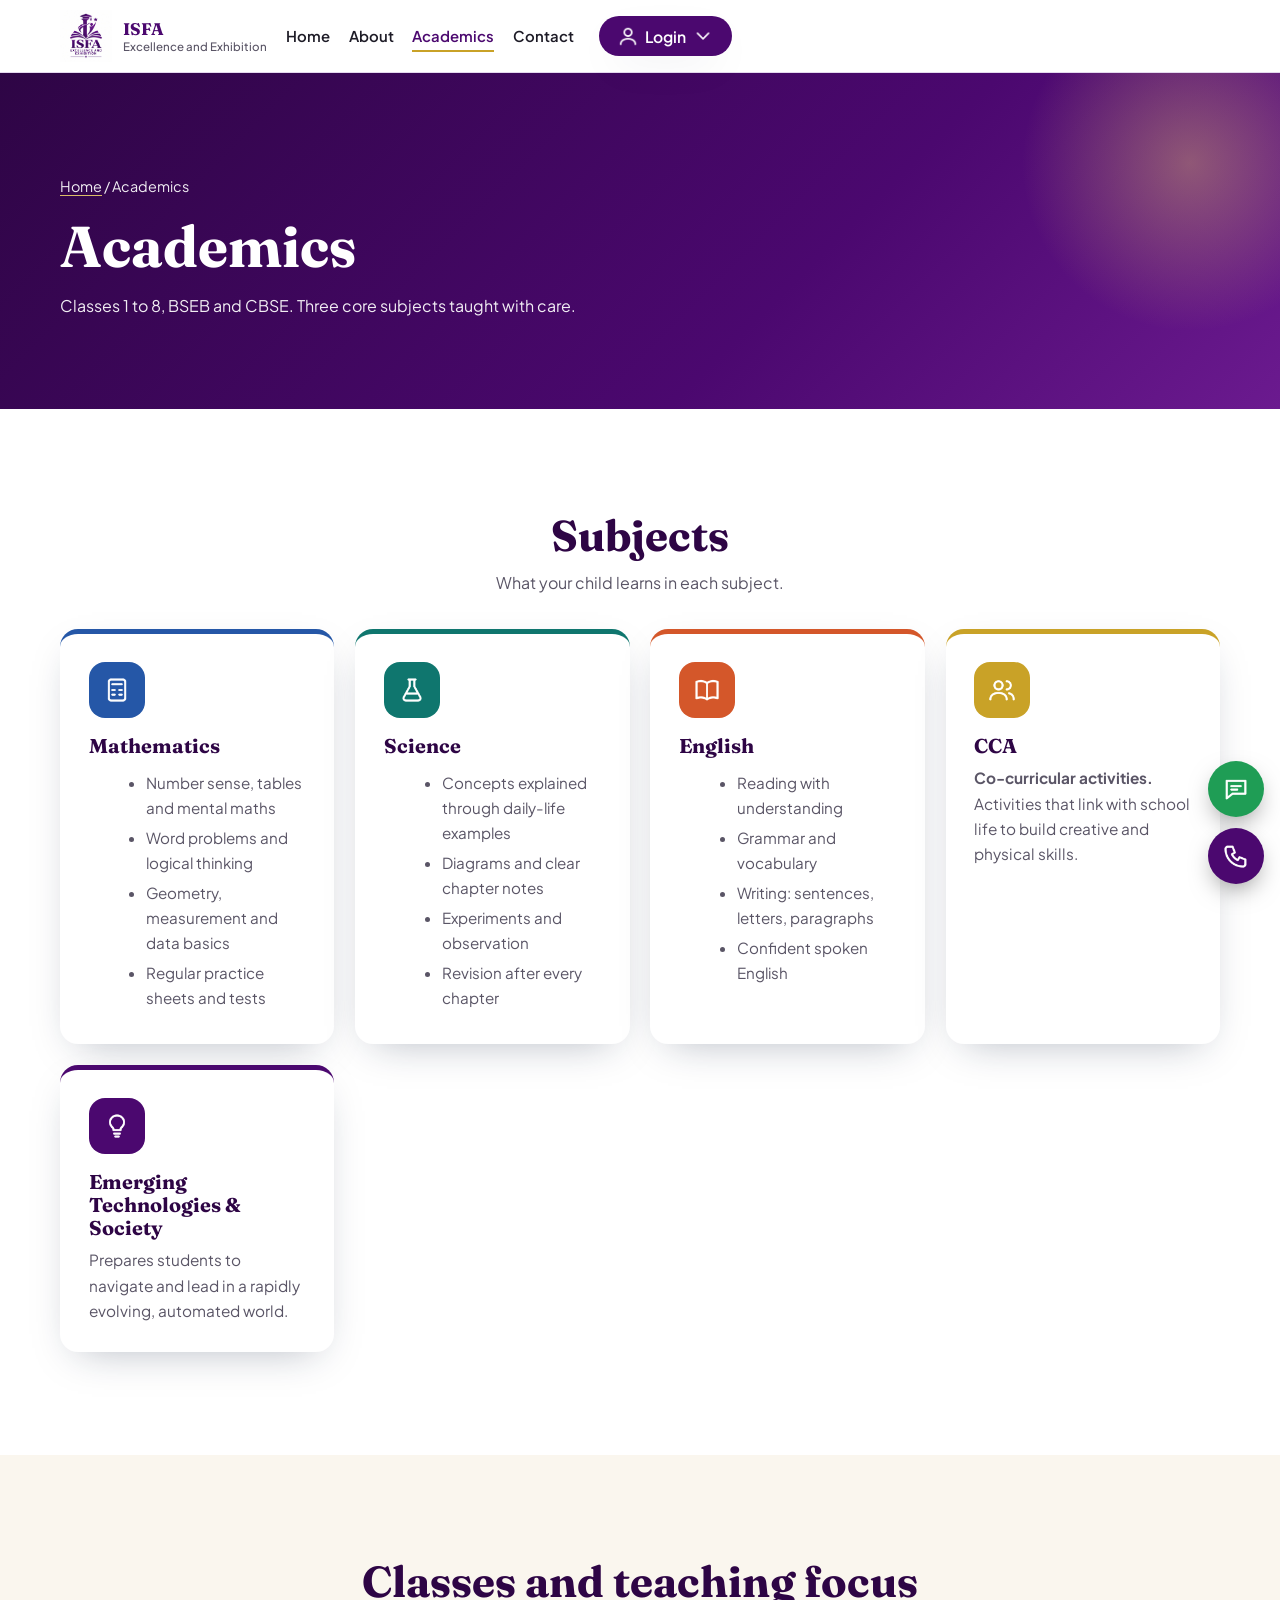
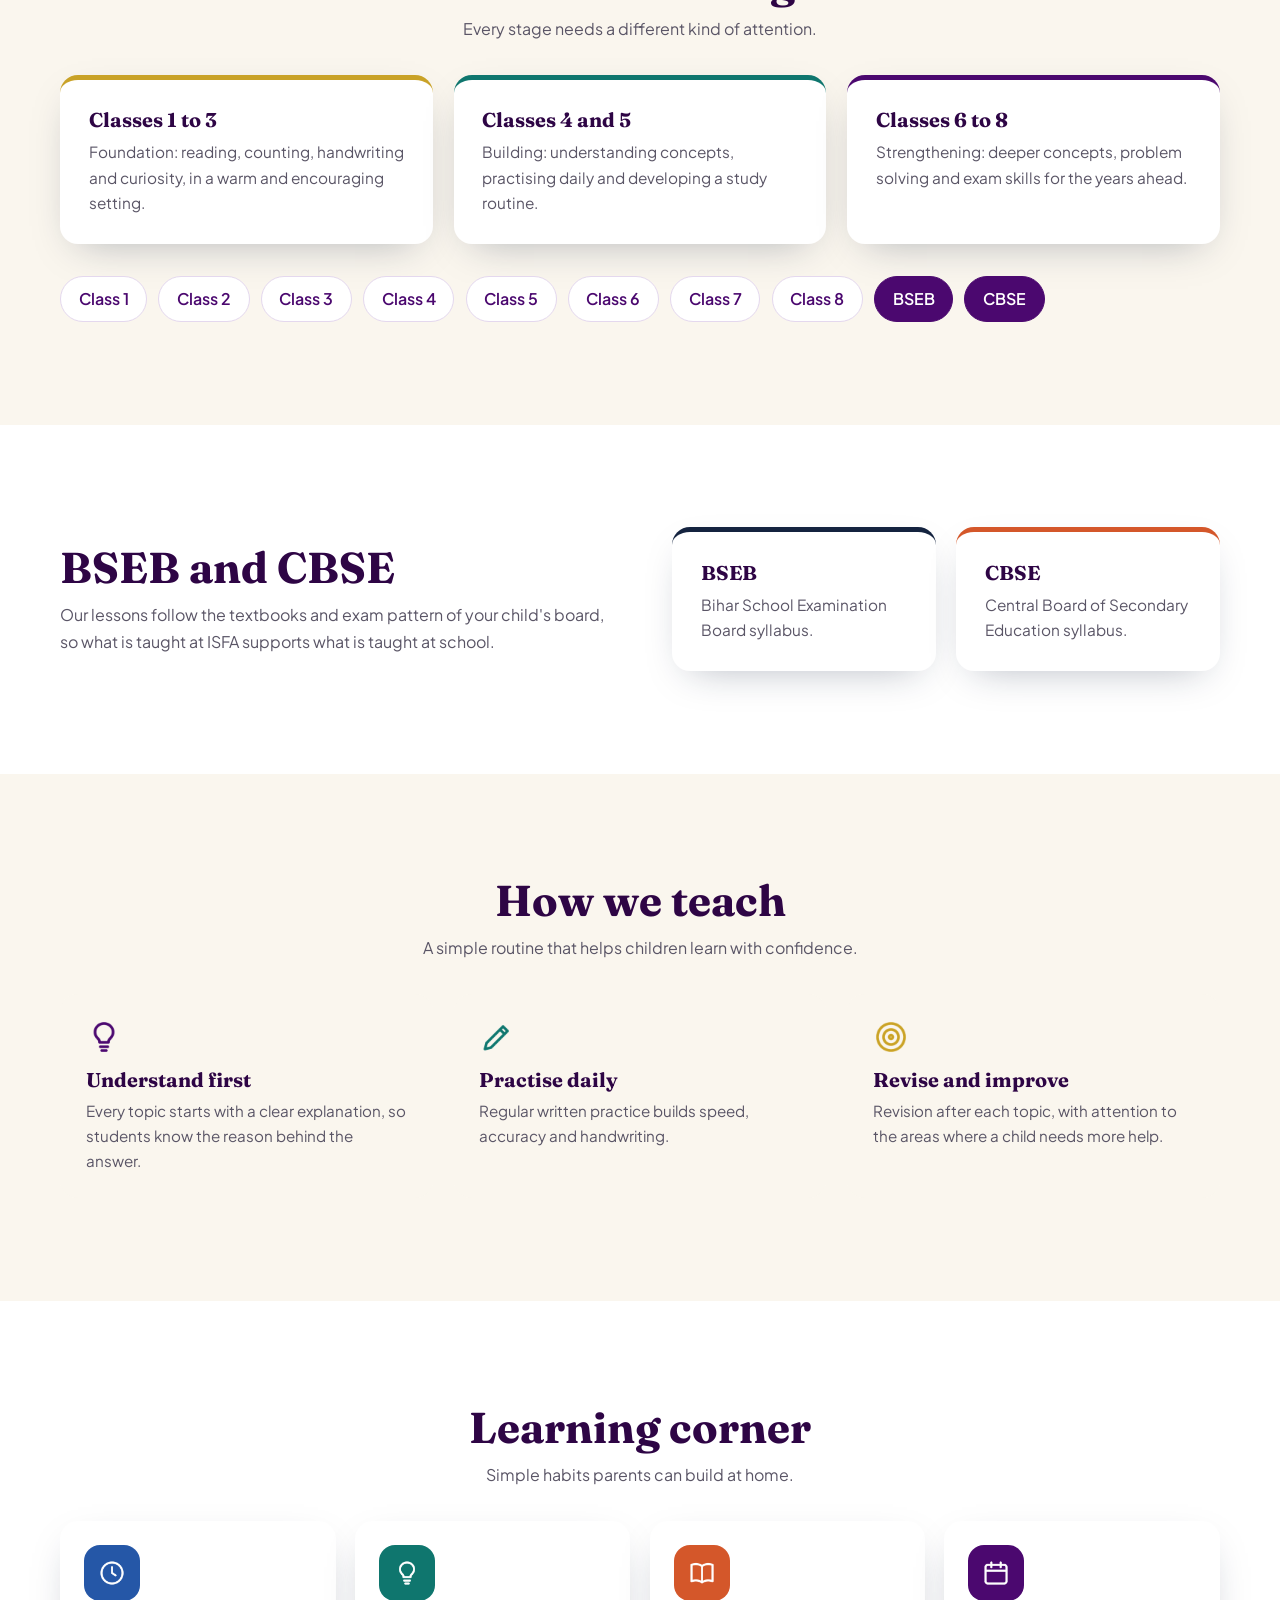
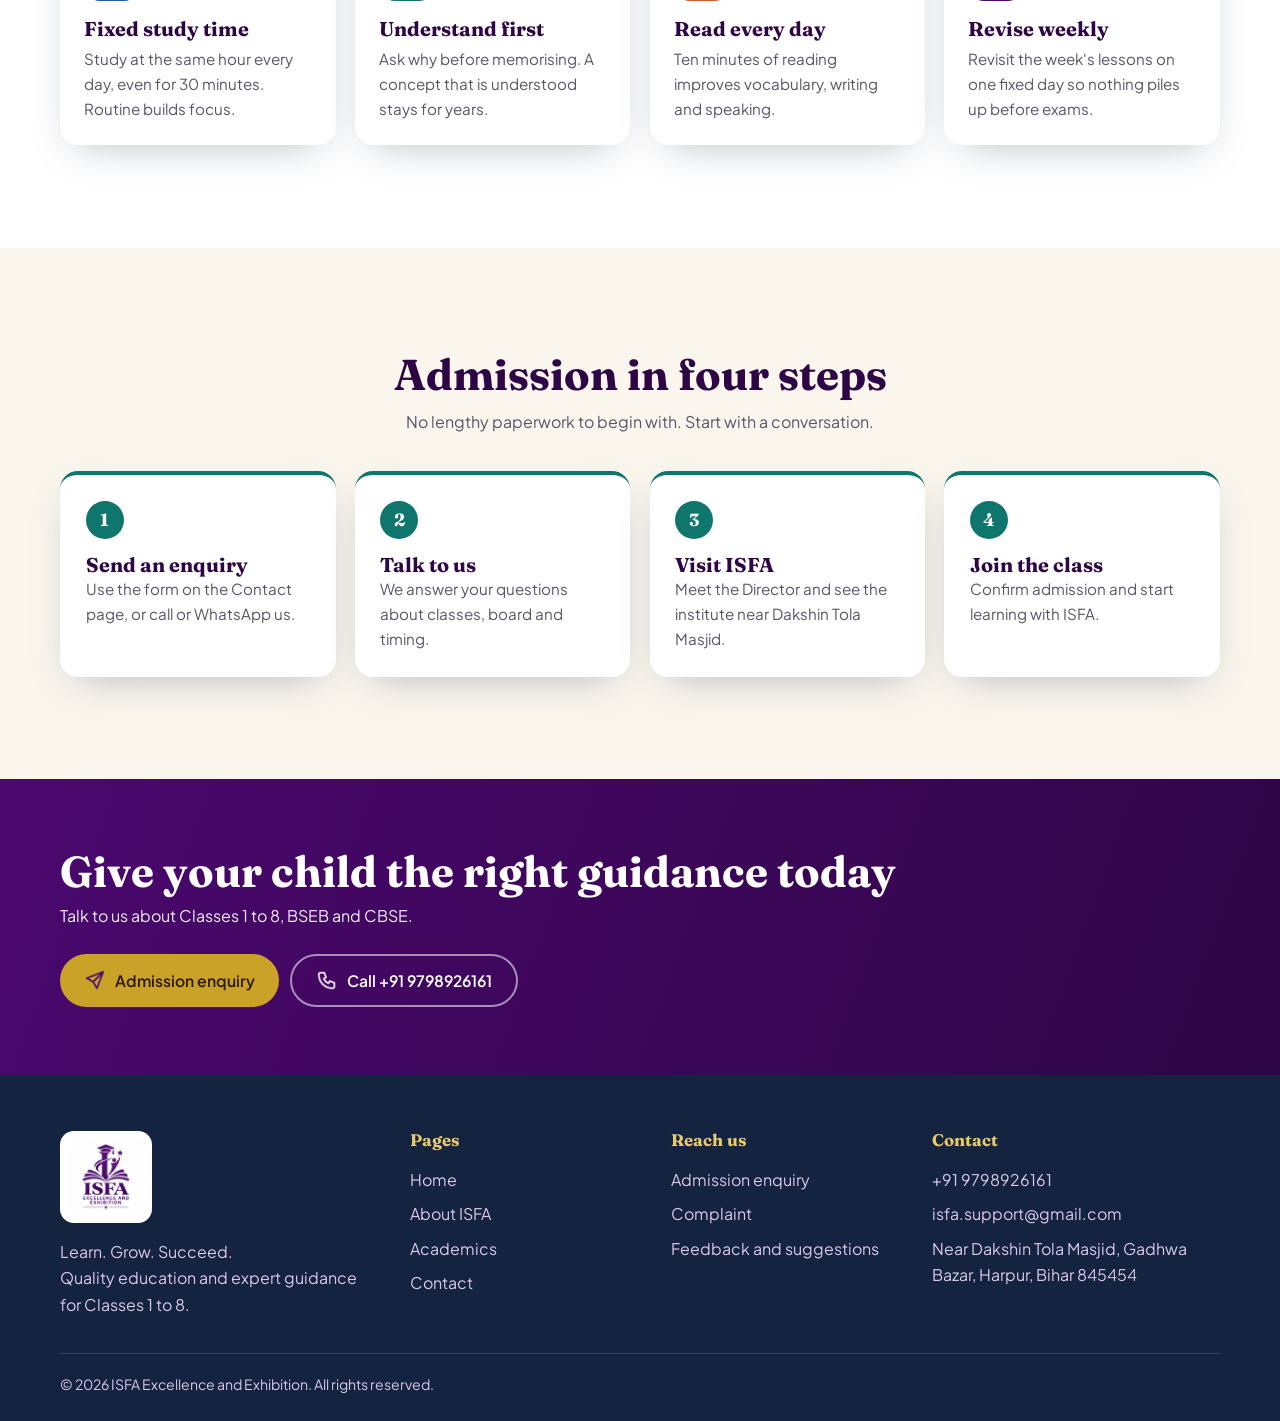
<file: academics.html>
<!DOCTYPE html>
<html lang="en">
<head>
<meta charset="utf-8">
<meta name="viewport" content="width=device-width, initial-scale=1">
<title>Academics | ISFA Excellence and Exhibition</title>
<meta name="description" content="Classes 1 to 8, BSEB and CBSE. Mathematics, Science, English, CCA and Emerging Technologies &amp; Society taught with clear concepts and regular practice at ISFA.">
<meta property="og:type" content="website"><meta property="og:site_name" content="ISFA Excellence and Exhibition"><meta property="og:title" content="Academics | ISFA Excellence and Exhibition"><meta property="og:description" content="Inspired by a Legacy of Care. Dedicated to Your Child's Future. You and your child are warmly welcome to the ISFA family."><meta property="og:image" content="https://isfa-excellence.pages.dev/assets/og.jpg"><meta property="og:image:width" content="1200"><meta property="og:image:height" content="630"><meta name="twitter:card" content="summary_large_image"><meta name="theme-color" content="#4B086F">
<link rel="icon" href="assets/logo.jpg">
<link rel="preconnect" href="https://fonts.googleapis.com">
<link rel="preconnect" href="https://fonts.gstatic.com" crossorigin>
<link href="https://fonts.googleapis.com/css2?family=Fraunces:opsz,wght@9..144,600;9..144,700&family=Plus+Jakarta+Sans:wght@400;500;600;700&display=swap" rel="stylesheet">
<link rel="stylesheet" href="assets/style.css">
</head>
<body>
<header>
<div class="wrap nav">
<a class="brand" href="index.html" aria-label="ISFA home"><img src="assets/logo.jpg" alt="ISFA logo"><span>ISFA<small>Excellence and Exhibition</small></span></a>
<button class="burger" id="burger" aria-label="Open menu" aria-expanded="false"><img class="ico" src="assets/icons/menu-p.png" alt="" width="28" height="28"></button>
<nav id="menu" aria-label="Main"><ul><li><a href="index.html">Home</a></li><li><a href="about.html">About</a></li><li><a href="academics.html" aria-current="page">Academics</a></li><li><a href="contact.html">Contact</a></li></ul></nav>
<div class="dd" id="dd"><button class="btn btn-p" aria-haspopup="true" aria-expanded="false" style="padding:.55rem 1.1rem"><img class="ico" src="assets/icons/user-w.png" alt="" width="28" height="28">Login<img class="ico" src="assets/icons/down-w.png" alt="" width="28" height="28"></button>
<div class="dd-m" role="menu"><a role="menuitem" href="login.html?role=student"><img class="ico" src="assets/icons/cap-p.png" alt="" width="28" height="28">Student Login</a><a role="menuitem" href="login.html?role=admin"><img class="ico" src="assets/icons/shield-p.png" alt="" width="28" height="28">Admin Login</a></div></div>
</div>
</header>
<main>
<section class="phero"><div class="wrap rv"><p class="crumb"><a href="index.html">Home</a> / Academics</p><h1>Academics</h1><p>Classes 1 to 8, BSEB and CBSE. Three core subjects taught with care.</p></div></section>
<section id="subjects"><div class="wrap"><div class="rv ctr"><h2>Subjects</h2><p class="lead">What your child learns in each subject.</p></div><div class="mv five"><article class="rv" style="--c:var(--bl)"><i class="chip" style="--c:var(--bl)"><img class="ico" src="assets/icons/calc-w.png" alt="" width="28" height="28"></i><h3>Mathematics</h3><ul><li>Number sense, tables and mental maths</li><li>Word problems and logical thinking</li><li>Geometry, measurement and data basics</li><li>Regular practice sheets and tests</li></ul></article><article class="rv" style="--c:var(--t)"><i class="chip" style="--c:var(--t)"><img class="ico" src="assets/icons/flask-w.png" alt="" width="28" height="28"></i><h3>Science</h3><ul><li>Concepts explained through daily-life examples</li><li>Diagrams and clear chapter notes</li><li>Experiments and observation</li><li>Revision after every chapter</li></ul></article><article class="rv" style="--c:var(--co)"><i class="chip" style="--c:var(--co)"><img class="ico" src="assets/icons/book-w.png" alt="" width="28" height="28"></i><h3>English</h3><ul><li>Reading with understanding</li><li>Grammar and vocabulary</li><li>Writing: sentences, letters, paragraphs</li><li>Confident spoken English</li></ul></article><article class="rv" style="--c:var(--gold)"><i class="chip" style="--c:var(--gold)"><img class="ico" src="assets/icons/users-w.png" alt="" width="28" height="28"></i><h3>CCA</h3><p><b>Co-curricular activities.</b> Activities that link with school life to build creative and physical skills.</p></article><article class="rv" style="--c:var(--p)"><i class="chip" style="--c:var(--p)"><img class="ico" src="assets/icons/bulb-w.png" alt="" width="28" height="28"></i><h3>Emerging Technologies &amp; Society</h3><p>Prepares students to navigate and lead in a rapidly evolving, automated world.</p></article></div></div></section>
<section id="classes" class="alt"><div class="wrap"><div class="rv ctr"><h2>Classes and teaching focus</h2><p class="lead">Every stage needs a different kind of attention.</p></div><div class="mv"><article class="rv" style="--c:var(--gold)"><h3>Classes 1 to 3</h3><p>Foundation: reading, counting, handwriting and curiosity, in a warm and encouraging setting.</p></article><article class="rv" style="--c:var(--t)"><h3>Classes 4 and 5</h3><p>Building: understanding concepts, practising daily and developing a study routine.</p></article><article class="rv" style="--c:var(--p)"><h3>Classes 6 to 8</h3><p>Strengthening: deeper concepts, problem solving and exam skills for the years ahead.</p></article></div><div class="levels rv" aria-label="Classes offered"><span>Class 1</span><span>Class 2</span><span>Class 3</span><span>Class 4</span><span>Class 5</span><span>Class 6</span><span>Class 7</span><span>Class 8</span><span class="ch">BSEB</span><span class="ch">CBSE</span></div></div></section>
<section id="boards"><div class="wrap"><div class="two"><div class="rv"><h2>BSEB and CBSE</h2><p class="lead">Our lessons follow the textbooks and exam pattern of your child's board, so what is taught at ISFA supports what is taught at school.</p></div><div class="mv mv2 rv"><article style="--c:var(--n)"><h3>BSEB</h3><p>Bihar School Examination Board syllabus.</p></article><article style="--c:var(--co)"><h3>CBSE</h3><p>Central Board of Secondary Education syllabus.</p></article></div></div></div></section>
<section id="approach" class="alt"><div class="wrap"><div class="rv ctr"><h2>How we teach</h2><p class="lead">A simple routine that helps children learn with confidence.</p></div><div class="appr rv"><div><img class="ico" src="assets/icons/bulb-p.png" alt="" width="36" height="36"><h3>Understand first</h3><p>Every topic starts with a clear explanation, so students know the reason behind the answer.</p></div><div><img class="ico" src="assets/icons/pen-t.png" alt="" width="36" height="36"><h3>Practise daily</h3><p>Regular written practice builds speed, accuracy and handwriting.</p></div><div><img class="ico" src="assets/icons/target-g.png" alt="" width="36" height="36"><h3>Revise and improve</h3><p>Revision after each topic, with attention to the areas where a child needs more help.</p></div></div></div></section>
<section id="learn"><div class="wrap"><div class="rv ctr"><h2>Learning corner</h2><p class="lead">Simple habits parents can build at home.</p></div><div class="tips rv"><div><i class="chip" style="--c:var(--bl)"><img class="ico" src="assets/icons/clock-w.png" alt="" width="28" height="28"></i><h3>Fixed study time</h3><p>Study at the same hour every day, even for 30 minutes. Routine builds focus.</p></div><div><i class="chip" style="--c:var(--t)"><img class="ico" src="assets/icons/bulb-w.png" alt="" width="28" height="28"></i><h3>Understand first</h3><p>Ask why before memorising. A concept that is understood stays for years.</p></div><div><i class="chip" style="--c:var(--co)"><img class="ico" src="assets/icons/book-w.png" alt="" width="28" height="28"></i><h3>Read every day</h3><p>Ten minutes of reading improves vocabulary, writing and speaking.</p></div><div><i class="chip" style="--c:var(--p)"><img class="ico" src="assets/icons/cal-w.png" alt="" width="28" height="28"></i><h3>Revise weekly</h3><p>Revisit the week's lessons on one fixed day so nothing piles up before exams.</p></div></div></div></section>
<section id="process" class="alt"><div class="wrap"><div class="rv ctr"><h2>Admission in four steps</h2><p class="lead">No lengthy paperwork to begin with. Start with a conversation.</p></div><div class="proc"><div class="rv"><h3>Send an enquiry</h3><p>Use the form on the Contact page, or call or WhatsApp us.</p></div><div class="rv"><h3>Talk to us</h3><p>We answer your questions about classes, board and timing.</p></div><div class="rv"><h3>Visit ISFA</h3><p>Meet the Director and see the institute near Dakshin Tola Masjid.</p></div><div class="rv"><h3>Join the class</h3><p>Confirm admission and start learning with ISFA.</p></div></div></div></section>
<section class="band"><div class="wrap cta"><div><h2>Give your child the right guidance today</h2><p>Talk to us about Classes 1 to 8, BSEB and CBSE.</p></div><div class="wa-b"><a class="btn btn-g" href="contact.html?form=f1#connect"><img class="ico" src="assets/icons/send-p.png" alt="" width="28" height="28">Admission enquiry</a><a class="btn btn-w" href="tel:+919798926161"><img class="ico" src="assets/icons/phone-w.png" alt="" width="28" height="28">Call +91 9798926161</a></div></div></section>
</main>
<footer><div class="wrap">
<div class="fgrid">
<div><img class="flogo" src="assets/logo.jpg" alt="ISFA logo"><p>Learn. Grow. Succeed.<br>Quality education and expert guidance for Classes 1 to 8.</p></div>
<div><h3>Pages</h3><ul><li><a href="index.html">Home</a></li><li><a href="about.html">About ISFA</a></li><li><a href="academics.html">Academics</a></li><li><a href="contact.html">Contact</a></li></ul></div>
<div><h3>Reach us</h3><ul><li><a href="contact.html?form=f1#connect">Admission enquiry</a></li><li><a href="contact.html?form=f2#connect">Complaint</a></li><li><a href="contact.html?form=f3#connect">Feedback and suggestions</a></li></ul></div>
<div><h3>Contact</h3><ul><li><a href="tel:+919798926161">+91 9798926161</a></li><li><a href="mailto:isfa.support@gmail.com">isfa.support@gmail.com</a></li><li>Near Dakshin Tola Masjid, Gadhwa Bazar, Harpur, Bihar 845454</li></ul></div>
</div>
<div class="copy">&copy; <span id="yr">2026</span> ISFA Excellence and Exhibition. All rights reserved.</div>
</div></footer>
<div class="fab">
<a class="wa" href="https://wa.me/919798926161?text=Hello%20ISFA%2C%20I%20would%20like%20to%20know%20about%20admission." target="_blank" rel="noopener" aria-label="Chat on WhatsApp"><img class="ico" src="assets/icons/chat-w.png" alt="" width="28" height="28"></a>
<a class="ph" href="tel:+919798926161" aria-label="Call ISFA"><img class="ico" src="assets/icons/phone-w.png" alt="" width="28" height="28"></a>
</div>
<div class="toast" id="toast" role="status"></div>
<script src="assets/site.js"></script>
</body>
</html>
</file>
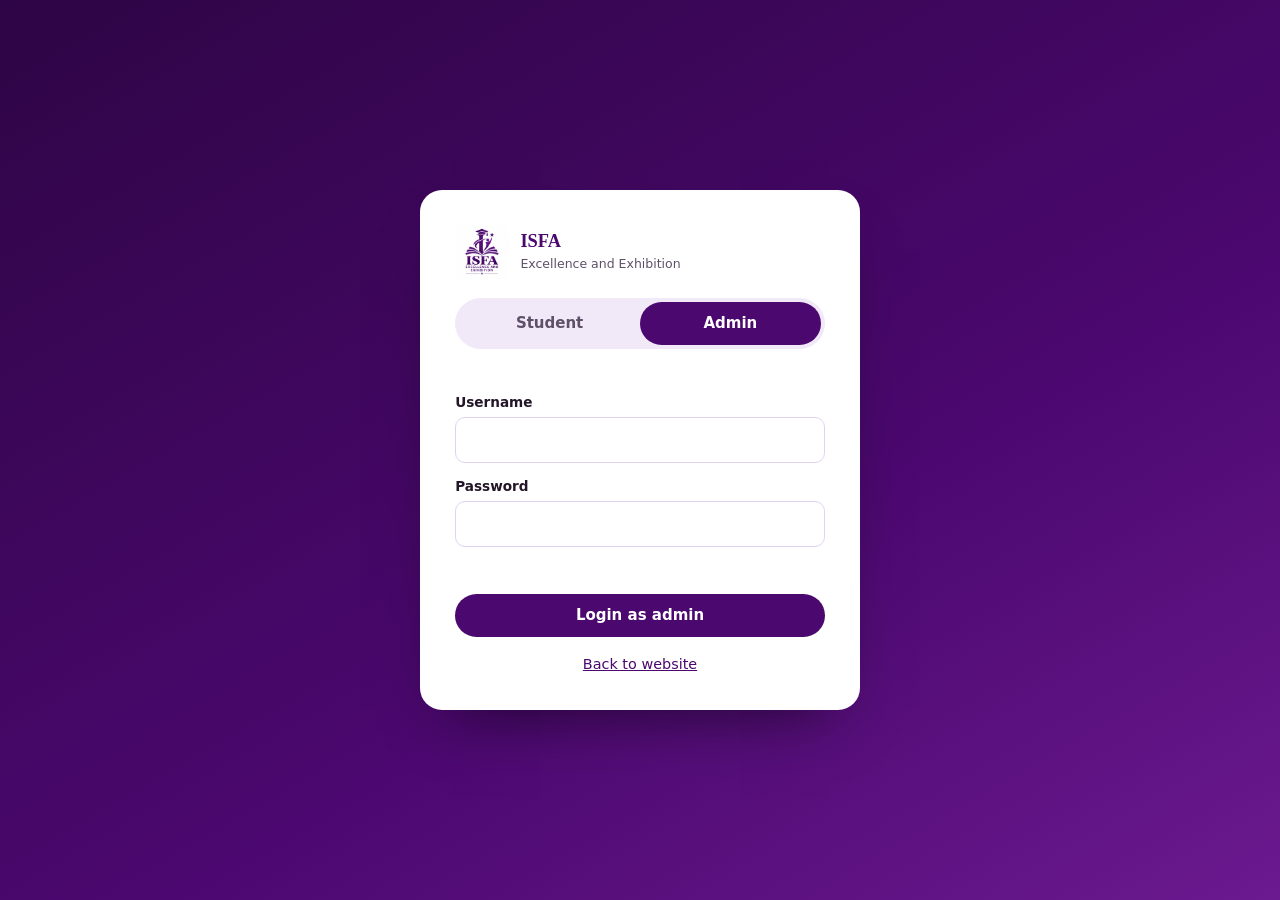
<file: admin.html>
<!DOCTYPE html>
<html lang="en"><head>
<meta charset="utf-8">
<meta name="viewport" content="width=device-width, initial-scale=1">
<meta name="robots" content="noindex,nofollow">
<meta name="referrer" content="no-referrer">
<meta name="theme-color" content="#4B086F">
<meta http-equiv="Content-Security-Policy" content="default-src 'self'; script-src 'self'; style-src 'self' 'unsafe-inline' https://fonts.googleapis.com; font-src https://fonts.gstatic.com; img-src 'self' data:; connect-src https://script.google.com https://script.googleusercontent.com; form-action 'self'; base-uri 'none'">
<link rel="icon" href="assets/logo.jpg"><link rel="manifest" href="manifest-admin.webmanifest"><link rel="apple-touch-icon" href="assets/pwa/admin-180.png"><meta name="apple-mobile-web-app-capable" content="yes"><meta name="mobile-web-app-capable" content="yes"><meta name="apple-mobile-web-app-title" content="ISFA Admin">
<link rel="preconnect" href="https://fonts.googleapis.com"><link rel="preconnect" href="https://fonts.gstatic.com" crossorigin>
<link href="https://fonts.googleapis.com/css2?family=Fraunces:opsz,wght@9..144,600;9..144,700&family=Plus+Jakarta+Sans:wght@400;500;600;700&display=swap" rel="stylesheet">
<link rel="stylesheet" href="assets/app.css">
<title>Admin Dashboard | ISFA</title>
</head><body>
<div id="root"></div>
<noscript>JavaScript is required for the dashboard.</noscript>
<script src="assets/app.js"></script><script src="assets/admin.js"></script>
<script src="assets/pwa.js"></script>
</body></html>
</file>
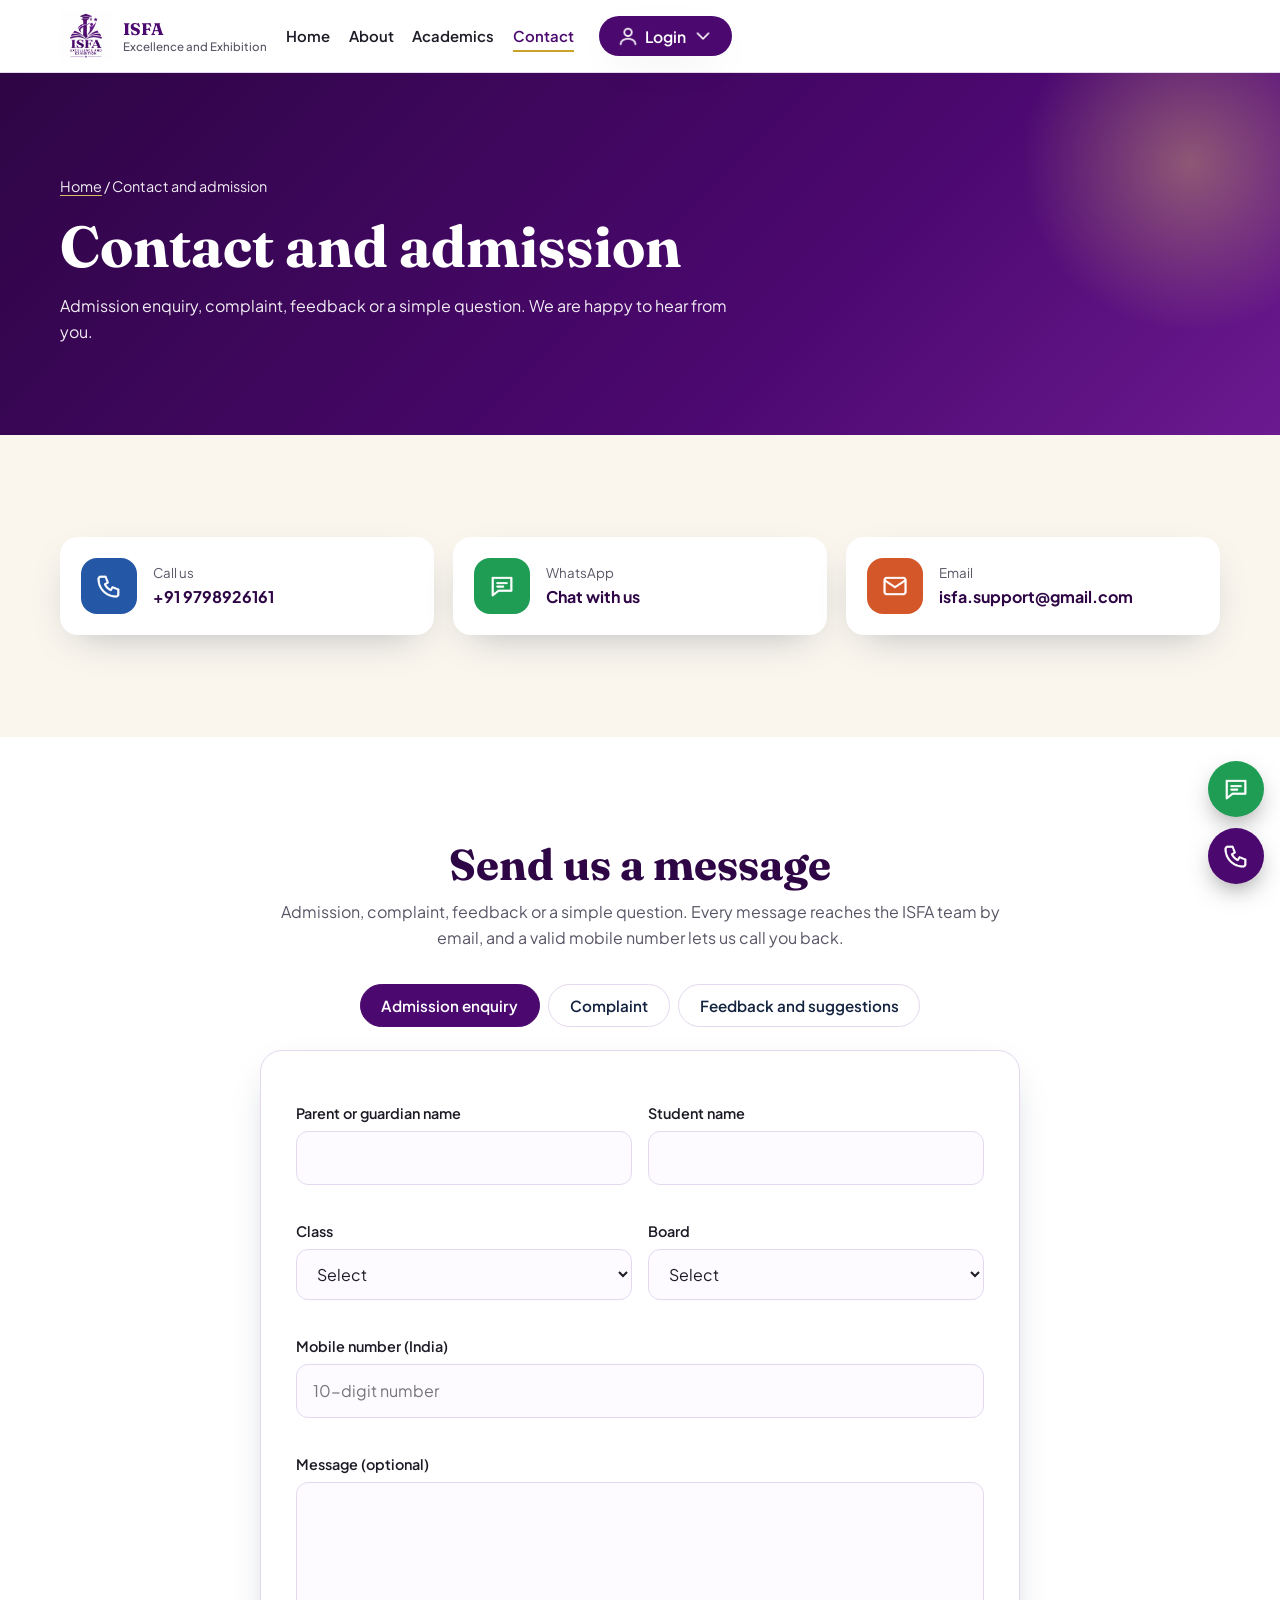
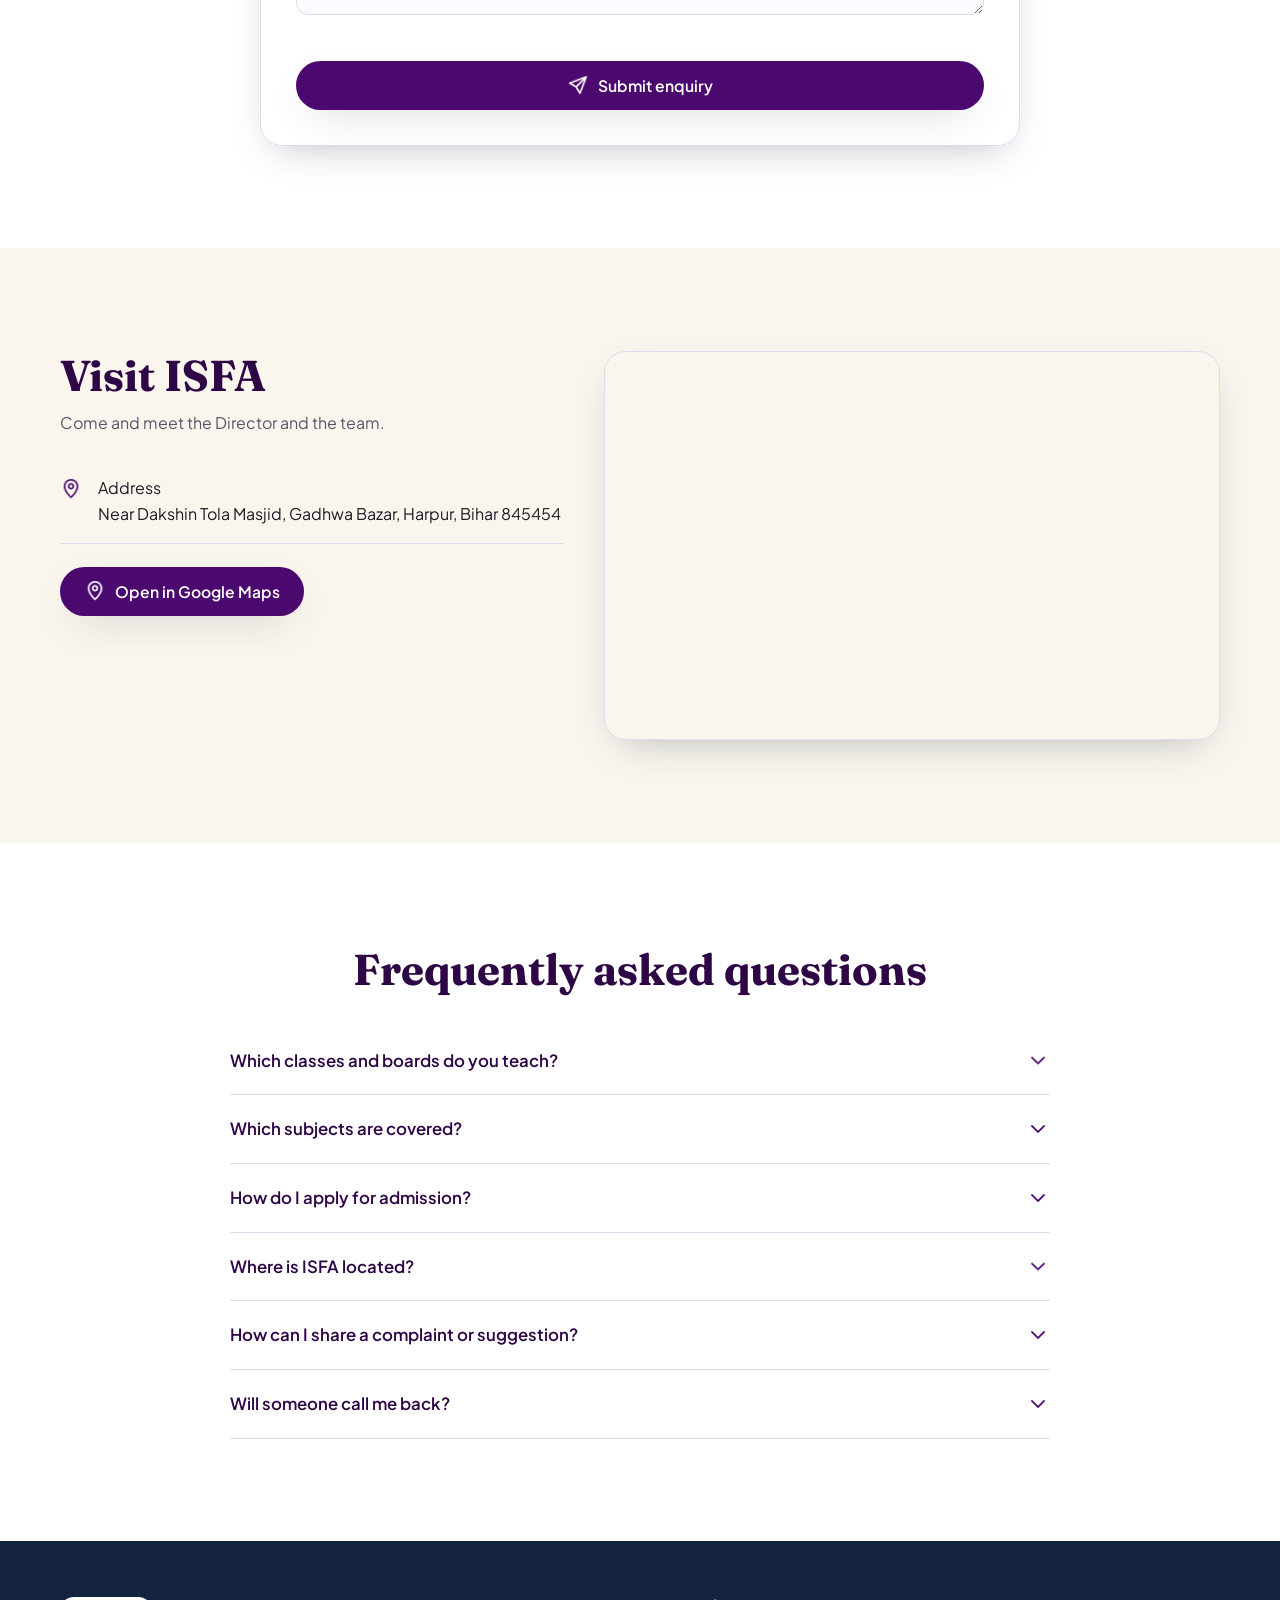
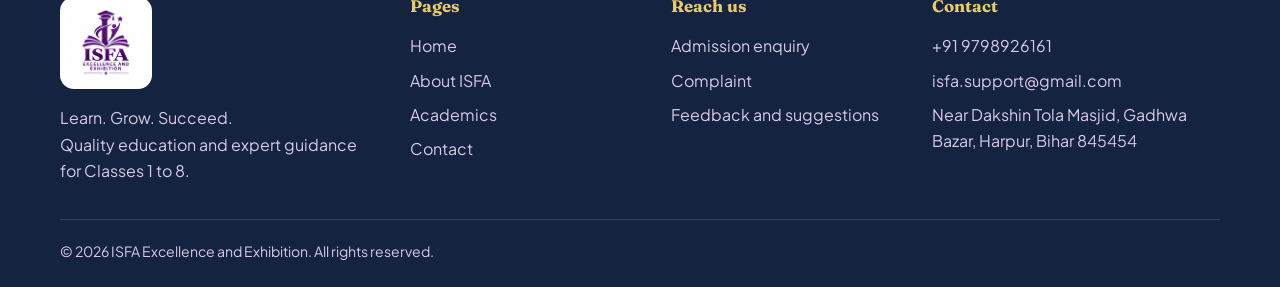
<file: contact.html>
<!DOCTYPE html>
<html lang="en">
<head>
<meta charset="utf-8">
<meta name="viewport" content="width=device-width, initial-scale=1">
<title>Contact and Admission | ISFA Excellence and Exhibition</title>
<meta name="description" content="Admission enquiry, complaint and feedback forms, phone, WhatsApp, email and map for ISFA Excellence and Exhibition.">
<meta property="og:type" content="website"><meta property="og:site_name" content="ISFA Excellence and Exhibition"><meta property="og:title" content="Contact and Admission | ISFA Excellence and Exhibition"><meta property="og:description" content="Inspired by a Legacy of Care. Dedicated to Your Child's Future. You and your child are warmly welcome to the ISFA family."><meta property="og:image" content="https://isfa-excellence.pages.dev/assets/og.jpg"><meta property="og:image:width" content="1200"><meta property="og:image:height" content="630"><meta name="twitter:card" content="summary_large_image"><meta name="theme-color" content="#4B086F">
<link rel="icon" href="assets/logo.jpg">
<link rel="preconnect" href="https://fonts.googleapis.com">
<link rel="preconnect" href="https://fonts.gstatic.com" crossorigin>
<link href="https://fonts.googleapis.com/css2?family=Fraunces:opsz,wght@9..144,600;9..144,700&family=Plus+Jakarta+Sans:wght@400;500;600;700&display=swap" rel="stylesheet">
<link rel="stylesheet" href="assets/style.css">
</head>
<body>
<header>
<div class="wrap nav">
<a class="brand" href="index.html" aria-label="ISFA home"><img src="assets/logo.jpg" alt="ISFA logo"><span>ISFA<small>Excellence and Exhibition</small></span></a>
<button class="burger" id="burger" aria-label="Open menu" aria-expanded="false"><img class="ico" src="assets/icons/menu-p.png" alt="" width="28" height="28"></button>
<nav id="menu" aria-label="Main"><ul><li><a href="index.html">Home</a></li><li><a href="about.html">About</a></li><li><a href="academics.html">Academics</a></li><li><a href="contact.html" aria-current="page">Contact</a></li></ul></nav>
<div class="dd" id="dd"><button class="btn btn-p" aria-haspopup="true" aria-expanded="false" style="padding:.55rem 1.1rem"><img class="ico" src="assets/icons/user-w.png" alt="" width="28" height="28">Login<img class="ico" src="assets/icons/down-w.png" alt="" width="28" height="28"></button>
<div class="dd-m" role="menu"><a role="menuitem" href="login.html?role=student"><img class="ico" src="assets/icons/cap-p.png" alt="" width="28" height="28">Student Login</a><a role="menuitem" href="login.html?role=admin"><img class="ico" src="assets/icons/shield-p.png" alt="" width="28" height="28">Admin Login</a></div></div>
</div>
</header>
<main>
<section class="phero"><div class="wrap rv"><p class="crumb"><a href="index.html">Home</a> / Contact and admission</p><h1>Contact and admission</h1><p>Admission enquiry, complaint, feedback or a simple question. We are happy to hear from you.</p></div></section>
<section id="quick" class="alt"><div class="wrap"><div class="qc rv"><a href="tel:+919798926161"><i class="chip" style="--c:var(--bl)"><img class="ico" src="assets/icons/phone-w.png" alt="" width="28" height="28"></i><span><small>Call us</small><b>+91 9798926161</b></span></a><a href="https://wa.me/919798926161?text=Hello%20ISFA%2C%20I%20would%20like%20to%20know%20about%20admission." target="_blank" rel="noopener"><i class="chip" style="--c:var(--gr)"><img class="ico" src="assets/icons/chat-w.png" alt="" width="28" height="28"></i><span><small>WhatsApp</small><b>Chat with us</b></span></a><a href="mailto:isfa.support@gmail.com"><i class="chip" style="--c:var(--co)"><img class="ico" src="assets/icons/mail-w.png" alt="" width="28" height="28"></i><span><small>Email</small><b>isfa.support@gmail.com</b></span></a></div></div></section>
<section id="connect"><div class="wrap">
<div class="rv ctr"><h2>Send us a message</h2><p class="lead">Admission, complaint, feedback or a simple question. Every message reaches the ISFA team by email, and a valid mobile number lets us call you back.</p></div>
<div class="tabs rv" role="tablist" aria-label="Choose a form"><button role="tab" aria-selected="true" data-t="f1">Admission enquiry</button><button role="tab" aria-selected="false" data-t="f2">Complaint</button><button role="tab" aria-selected="false" data-t="f3">Feedback and suggestions</button></div>
<div class="rv" style="max-width:760px;margin:auto"><form id="f1" data-type="enquiry" data-ok="Thank you. Your admission enquiry has been sent. Our team will call you soon." novalidate><div class="row"><div><label for="f1-parent">Parent or guardian name</label><input id="f1-parent" name="parent" type="text" maxlength="80" required minlength="2"><div class="err"></div></div><div><label for="f1-student">Student name</label><input id="f1-student" name="student" type="text" maxlength="80" required minlength="2"><div class="err"></div></div></div><div class="row"><div><label for="f1-cls">Class</label><select id="f1-cls" name="cls" required><option value="">Select</option><option>Class 1</option><option>Class 2</option><option>Class 3</option><option>Class 4</option><option>Class 5</option><option>Class 6</option><option>Class 7</option><option>Class 8</option></select><div class="err"></div></div><div><label for="f1-board">Board</label><select id="f1-board" name="board" required><option value="">Select</option><option>BSEB</option><option>CBSE</option></select><div class="err"></div></div></div><div><label for="f1-mobile">Mobile number (India)</label><input id="f1-mobile" name="mobile" type="tel" required inputmode="numeric" placeholder="10-digit number" maxlength="14"><div class="err"></div></div><div><label for="f1-note">Message (optional)</label><textarea id="f1-note" name="note" rows="4" maxlength="800"></textarea><div class="err"></div></div><div class="hp" aria-hidden="true"><label>Leave empty<input name="website" tabindex="-1" autocomplete="off"></label></div><button class="btn btn-p" type="submit"><img class="ico" src="assets/icons/send-w.png" alt="" width="28" height="28"><span>Submit enquiry</span></button><div class="msg" role="status" aria-live="polite"></div></form><form id="f2" data-type="complaint" data-ok="Your complaint has been received. We take it seriously and will contact you." novalidate hidden><div class="row"><div><label for="f2-name">Your name</label><input id="f2-name" name="name" type="text" maxlength="80" required minlength="2"><div class="err"></div></div><div><label for="f2-role">You are a</label><select id="f2-role" name="role" required><option value="">Select</option><option>Parent</option><option>Student</option><option>Visitor</option></select><div class="err"></div></div></div><div class="row"><div><label for="f2-mobile">Mobile number (India)</label><input id="f2-mobile" name="mobile" type="tel" required inputmode="numeric" placeholder="10-digit number" maxlength="14"><div class="err"></div></div><div><label for="f2-topic">Complaint about</label><select id="f2-topic" name="topic" required><option value="">Select</option><option>Teaching</option><option>Staff behaviour</option><option>Facilities</option><option>Safety</option><option>Other</option></select><div class="err"></div></div></div><div><label for="f2-student">Student name and class (optional)</label><input id="f2-student" name="student" type="text" maxlength="80"><div class="err"></div></div><div><label for="f2-message">Describe the problem</label><textarea id="f2-message" name="message" rows="4" maxlength="800" required></textarea><div class="err"></div></div><div class="hp" aria-hidden="true"><label>Leave empty<input name="website" tabindex="-1" autocomplete="off"></label></div><button class="btn btn-p" type="submit"><img class="ico" src="assets/icons/send-w.png" alt="" width="28" height="28"><span>Submit complaint</span></button><div class="msg" role="status" aria-live="polite"></div></form><form id="f3" data-type="feedback" data-ok="Thank you. Your message has reached the ISFA team." novalidate hidden><div class="row"><div><label for="f3-name">Your name</label><input id="f3-name" name="name" type="text" maxlength="80" required minlength="2"><div class="err"></div></div><div><label for="f3-mobile">Mobile number (India)</label><input id="f3-mobile" name="mobile" type="tel" required inputmode="numeric" placeholder="10-digit number" maxlength="14"><div class="err"></div></div></div><div><label for="f3-topic">Type</label><select id="f3-topic" name="topic" required><option value="">Select</option><option>Feedback</option><option>Suggestion</option><option>Appreciation</option><option>General question</option></select><div class="err"></div></div><div><label for="f3-message">Your message</label><textarea id="f3-message" name="message" rows="4" maxlength="800" required></textarea><div class="err"></div></div><div class="hp" aria-hidden="true"><label>Leave empty<input name="website" tabindex="-1" autocomplete="off"></label></div><button class="btn btn-p" type="submit"><img class="ico" src="assets/icons/send-w.png" alt="" width="28" height="28"><span>Send message</span></button><div class="msg" role="status" aria-live="polite"></div></form></div>
</div></section>
<section id="visit" class="alt"><div class="wrap"><div class="ct"><div class="rv"><h2>Visit ISFA</h2><p class="lead">Come and meet the Director and the team.</p><ul class="ci"><li><img class="ico" src="assets/icons/pin-p.png" alt="" width="28" height="28"><span>Address<br>Near Dakshin Tola Masjid, Gadhwa Bazar, Harpur, Bihar 845454</span></li></ul><p style="margin-top:1.4rem"><a class="btn btn-p" href="https://www.google.com/maps/search/?api=1&amp;query=VM9P%2B3V2%20Gadhwa%20Bazar%2C%20Harpur%2C%20Bihar%20845454" target="_blank" rel="noopener"><img class="ico" src="assets/icons/pin-w.png" alt="" width="28" height="28">Open in Google Maps</a></p></div><div class="map rv"><iframe title="ISFA location on Google Maps" loading="lazy" referrerpolicy="no-referrer-when-downgrade" src="https://www.google.com/maps?q=VM9P%2B3V2+Gadhwa+Bazar,+Harpur,+Bihar+845454&amp;z=17&amp;output=embed"></iframe></div></div></div></section>
<section><div class="wrap">
<div class="rv ctr"><h2>Frequently asked questions</h2></div>
<div class="faq rv">
<details><summary>Which classes and boards do you teach?<img class="ico" src="assets/icons/down-p.png" alt="" width="28" height="28"></summary><div class="a"><div><p>Classes 1 to 8, for both BSEB and CBSE students.</p></div></div></details>
<details><summary>Which subjects are covered?<img class="ico" src="assets/icons/down-p.png" alt="" width="28" height="28"></summary><div class="a"><div><p>Mathematics, Science, English, CCA and Emerging Technologies &amp; Society. CCA stands for Co-curricular Activities.</p></div></div></details>
<details><summary>How do I apply for admission?<img class="ico" src="assets/icons/down-p.png" alt="" width="28" height="28"></summary><div class="a"><div><p>Fill in the admission enquiry form on the Contact page, call or WhatsApp +91 9798926161, or visit us at Gadhwa Bazar.</p></div></div></details>
<details><summary>Where is ISFA located?<img class="ico" src="assets/icons/down-p.png" alt="" width="28" height="28"></summary><div class="a"><div><p>Near Dakshin Tola Masjid, Gadhwa Bazar, Harpur, Bihar 845454. The map on the Contact page shows the area.</p></div></div></details>
<details><summary>How can I share a complaint or suggestion?<img class="ico" src="assets/icons/down-p.png" alt="" width="28" height="28"></summary><div class="a"><div><p>Use the Complaint or Feedback tab on the Contact page. A valid mobile number is required so that we can get back to you.</p></div></div></details>
<details><summary>Will someone call me back?<img class="ico" src="assets/icons/down-p.png" alt="" width="28" height="28"></summary><div class="a"><div><p>Every enquiry reaches our team by email, and we contact you on the mobile number you provide.</p></div></div></details>

</div>
</div></section>
</main>
<footer><div class="wrap">
<div class="fgrid">
<div><img class="flogo" src="assets/logo.jpg" alt="ISFA logo"><p>Learn. Grow. Succeed.<br>Quality education and expert guidance for Classes 1 to 8.</p></div>
<div><h3>Pages</h3><ul><li><a href="index.html">Home</a></li><li><a href="about.html">About ISFA</a></li><li><a href="academics.html">Academics</a></li><li><a href="contact.html">Contact</a></li></ul></div>
<div><h3>Reach us</h3><ul><li><a href="contact.html?form=f1#connect">Admission enquiry</a></li><li><a href="contact.html?form=f2#connect">Complaint</a></li><li><a href="contact.html?form=f3#connect">Feedback and suggestions</a></li></ul></div>
<div><h3>Contact</h3><ul><li><a href="tel:+919798926161">+91 9798926161</a></li><li><a href="mailto:isfa.support@gmail.com">isfa.support@gmail.com</a></li><li>Near Dakshin Tola Masjid, Gadhwa Bazar, Harpur, Bihar 845454</li></ul></div>
</div>
<div class="copy">&copy; <span id="yr">2026</span> ISFA Excellence and Exhibition. All rights reserved.</div>
</div></footer>
<div class="fab">
<a class="wa" href="https://wa.me/919798926161?text=Hello%20ISFA%2C%20I%20would%20like%20to%20know%20about%20admission." target="_blank" rel="noopener" aria-label="Chat on WhatsApp"><img class="ico" src="assets/icons/chat-w.png" alt="" width="28" height="28"></a>
<a class="ph" href="tel:+919798926161" aria-label="Call ISFA"><img class="ico" src="assets/icons/phone-w.png" alt="" width="28" height="28"></a>
</div>
<div class="toast" id="toast" role="status"></div>
<script src="assets/site.js"></script>
</body>
</html>
</file>
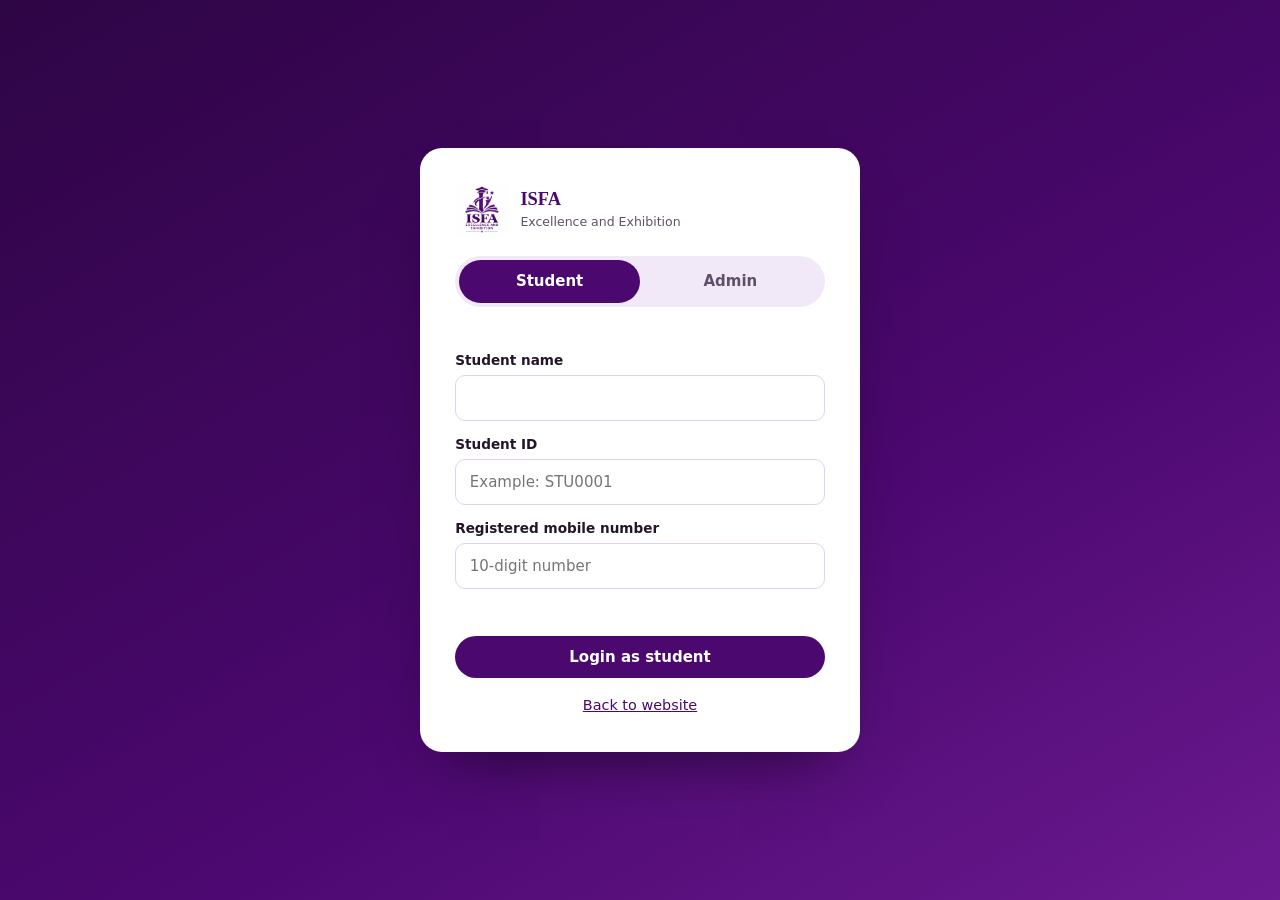
<file: login.html>
<!DOCTYPE html>
<html lang="en"><head>
<meta charset="utf-8">
<meta name="viewport" content="width=device-width, initial-scale=1">
<meta name="robots" content="noindex,nofollow">
<meta name="referrer" content="no-referrer">
<meta name="theme-color" content="#4B086F">
<meta http-equiv="Content-Security-Policy" content="default-src 'self'; script-src 'self'; style-src 'self' 'unsafe-inline' https://fonts.googleapis.com; font-src https://fonts.gstatic.com; img-src 'self' data:; connect-src https://script.google.com https://script.googleusercontent.com; form-action 'self'; base-uri 'none'">
<link rel="icon" href="assets/logo.jpg">
<link rel="preconnect" href="https://fonts.googleapis.com"><link rel="preconnect" href="https://fonts.gstatic.com" crossorigin>
<link href="https://fonts.googleapis.com/css2?family=Fraunces:opsz,wght@9..144,600;9..144,700&family=Plus+Jakarta+Sans:wght@400;500;600;700&display=swap" rel="stylesheet">
<link rel="stylesheet" href="assets/app.css">
<title>Login | ISFA Excellence and Exhibition</title>
</head><body>
<div class="lwrap"><main class="lcard">
<a class="brand" href="index.html"><img src="assets/logo.jpg" alt="ISFA logo"><span><b>ISFA</b><small>Excellence and Exhibition</small></span></a>
<div class="seg" role="tablist"><button id="tS" role="tab" aria-selected="true">Student</button><button id="tA" role="tab" aria-selected="false">Admin</button></div>
<p class="err" id="exp"></p>
<form id="fS" novalidate>
<label for="sn">Student name</label><input id="sn" autocomplete="name" required>
<label for="si">Student ID</label><input id="si" placeholder="Example: STU0001" autocapitalize="characters" autocomplete="off" required>
<div id="mrow"><label for="sm">Registered mobile number</label><input id="sm" type="tel" inputmode="numeric" placeholder="10-digit number" autocomplete="tel-national"></div>
<p class="err" id="eS" role="alert"></p><button class="btn" type="submit">Login as student</button>
</form>
<form id="fA" class="hide" novalidate>
<label for="au">Username</label><input id="au" autocomplete="username" required>
<label for="ap">Password</label><input id="ap" type="password" autocomplete="current-password" required>
<p class="err" id="eA" role="alert"></p><button class="btn" type="submit">Login as admin</button>
</form>
<a class="back" href="index.html">Back to website</a>
</main></div>
<script src="assets/app.js"></script><script src="assets/login.js"></script>
</body></html>
</file>
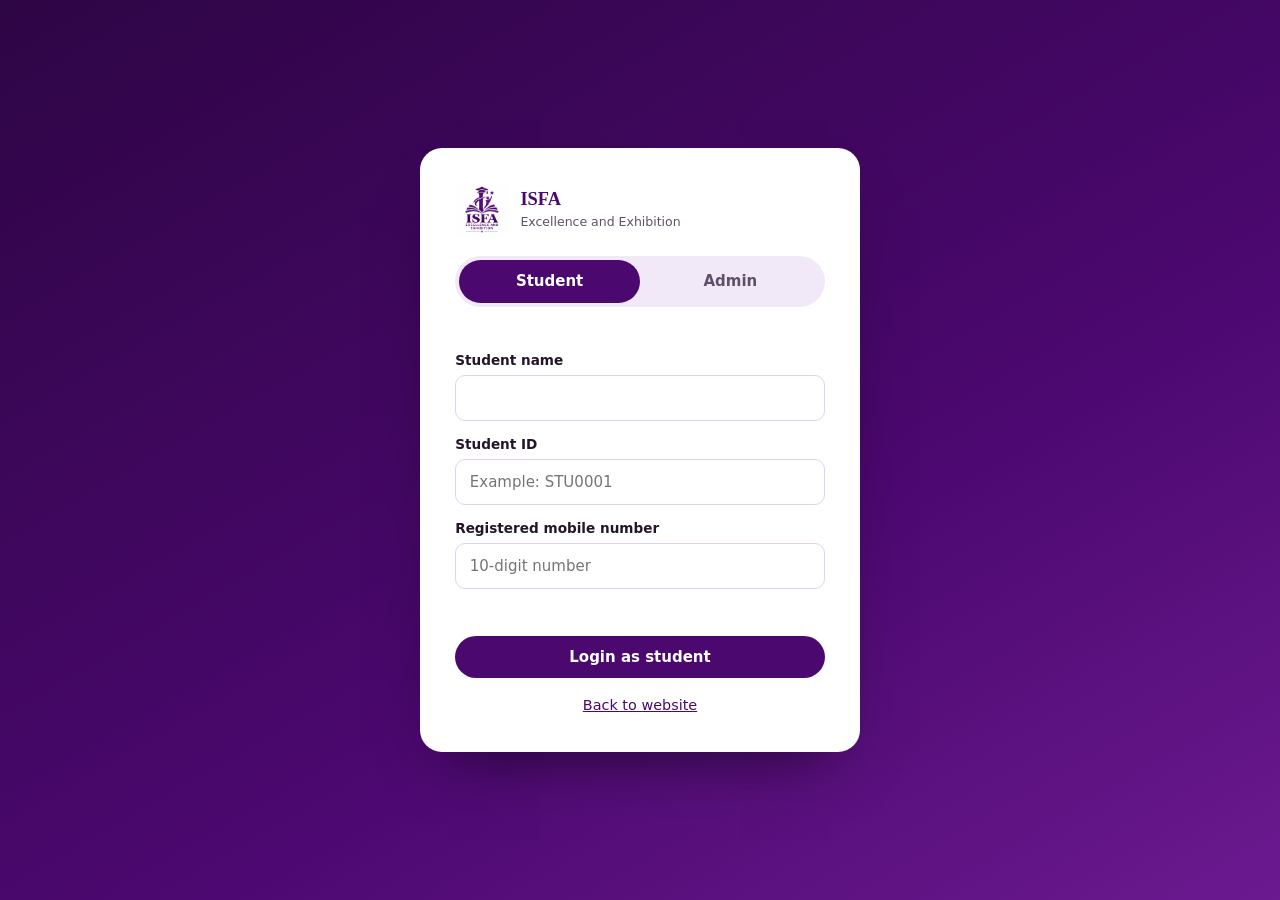
<file: student.html>
<!DOCTYPE html>
<html lang="en"><head>
<meta charset="utf-8">
<meta name="viewport" content="width=device-width, initial-scale=1">
<meta name="robots" content="noindex,nofollow">
<meta name="referrer" content="no-referrer">
<meta name="theme-color" content="#4B086F">
<meta http-equiv="Content-Security-Policy" content="default-src 'self'; script-src 'self'; style-src 'self' 'unsafe-inline' https://fonts.googleapis.com; font-src https://fonts.gstatic.com; img-src 'self' data:; connect-src https://script.google.com https://script.googleusercontent.com; form-action 'self'; base-uri 'none'">
<link rel="icon" href="assets/logo.jpg"><link rel="manifest" href="manifest-student.webmanifest"><link rel="apple-touch-icon" href="assets/pwa/student-180.png"><meta name="apple-mobile-web-app-capable" content="yes"><meta name="mobile-web-app-capable" content="yes"><meta name="apple-mobile-web-app-title" content="ISFA Student">
<link rel="preconnect" href="https://fonts.googleapis.com"><link rel="preconnect" href="https://fonts.gstatic.com" crossorigin>
<link href="https://fonts.googleapis.com/css2?family=Fraunces:opsz,wght@9..144,600;9..144,700&family=Plus+Jakarta+Sans:wght@400;500;600;700&display=swap" rel="stylesheet">
<link rel="stylesheet" href="assets/app.css">
<title>Student Portal | ISFA</title>
</head><body class="kid">
<div id="root"></div>
<noscript>JavaScript is required for the portal.</noscript>
<script src="assets/app.js"></script><script src="assets/student.js"></script>
<script src="assets/pwa.js"></script>
</body></html>
</file>
<file: assets/style.css>
:root{--p:#4B086F;--p2:#2E0545;--lav:#F1E9F8;--lav2:#E4D8EE;--gold:#C9A227;--gold2:#E8CB6A;--n:#14233F;--t:#0F766E;--ivory:#FAF6EE;--ink:#1D1B26;--mut:#5A5566;--bg:#FFFFFF;--r:18px;--sh:0 14px 40px -18px rgba(20,35,63,.35)}
*{box-sizing:border-box;margin:0}
html{scroll-behavior:smooth;scroll-padding-top:84px}
body{font:16px/1.65 'Plus Jakarta Sans',system-ui,sans-serif;color:var(--ink);background:var(--bg);overflow-x:hidden}
h1,h2,h3{font-family:'Fraunces',Georgia,serif;line-height:1.15;color:var(--p2)}
h2{font-size:clamp(1.8rem,4vw,2.7rem);margin-bottom:.6rem}
h3{font-size:1.25rem}
img{max-width:100%;display:block}
a{color:inherit}
:focus-visible{outline:3px solid var(--gold);outline-offset:3px}
.ico{width:1.4em;height:1.4em;flex:none;object-fit:contain}
.wrap{width:min(1160px,92%);margin:auto}
section{padding:clamp(56px,8vw,104px) 0}
.lead{color:var(--mut);max-width:60ch}
.btn{display:inline-flex;align-items:center;gap:.55rem;padding:.85rem 1.5rem;border-radius:999px;border:0;font:600 .98rem 'Plus Jakarta Sans',sans-serif;cursor:pointer;text-decoration:none;transition:transform .25s,box-shadow .25s,background .25s}
.btn:hover{transform:translateY(-2px)}
.btn-p{background:var(--p);color:#fff;box-shadow:var(--sh)}.btn-p:hover{background:var(--p2)}
.btn-g{background:var(--gold);color:#2b1a00}.btn-g:hover{background:var(--gold2)}
.btn-o{border:2px solid var(--p);color:var(--p);background:transparent}.btn-o:hover{background:var(--p);color:#fff}
/* nav */
header{position:sticky;top:0;z-index:50;background:rgba(255,255,255,.92);backdrop-filter:blur(12px);border-bottom:1px solid var(--lav2)}
.nav{display:flex;align-items:center;gap:1.2rem;height:72px}
.brand{display:flex;align-items:center;gap:.7rem;text-decoration:none;font:700 1.05rem 'Fraunces',serif;color:var(--p)}
.brand img{height:52px;width:52px;object-fit:contain}
.brand small{display:block;font:500 .72rem 'Plus Jakarta Sans',sans-serif;color:var(--mut)}
nav ul{display:flex;gap:1.15rem;list-style:none;padding:0;margin-left:auto}
nav a{text-decoration:none;font-weight:600;font-size:.93rem;color:var(--ink);padding:.3rem 0;border-bottom:2px solid transparent;transition:border-color .2s,color .2s}
nav a:hover{color:var(--p);border-color:var(--gold)}
.dd{position:relative;margin-left:.4rem}
.dd>button{display:flex;align-items:center;gap:.4rem}
.dd-m{position:absolute;right:0;top:calc(100% + 10px);min-width:210px;background:#fff;border:1px solid var(--lav2);border-radius:14px;box-shadow:var(--sh);padding:.5rem;display:none}
.dd.open .dd-m{display:block}
.dd-m button{display:flex;gap:.6rem;align-items:center;width:100%;padding:.7rem .9rem;border:0;background:none;border-radius:10px;font:600 .93rem 'Plus Jakarta Sans',sans-serif;cursor:pointer;color:var(--ink);text-align:left}
.dd-m button:hover{background:var(--lav)}
.burger{display:none;margin-left:auto;background:none;border:0;color:var(--p);cursor:pointer;padding:.4rem}
.burger .ico{width:30px;height:30px}
@media(max-width:960px){
.burger{display:block;margin-left:0;order:3}.dd{order:2;margin-left:auto}
nav{position:fixed;inset:72px 0 auto 0;background:#fff;border-bottom:1px solid var(--lav2);padding:1rem 4% 1.4rem;transform:translateY(-130%);transition:transform .35s;max-height:calc(100vh - 72px);overflow:auto}
nav.open{transform:none}
nav ul{flex-direction:column;gap:.2rem;margin:0}
nav a{display:block;padding:.8rem 0;font-size:1.02rem}
}
@media(max-width:460px){.brand img{height:42px;width:42px}.nav{gap:.45rem}.brand{gap:.5rem;min-width:0}.brand span{line-height:1.15}.brand small{font-size:.6rem;white-space:nowrap}.dd>button{padding:.45rem .8rem!important;font-size:.85rem}.fab a{width:48px;height:48px}.fab .ico{width:24px;height:24px}}
@media(max-width:380px){.dd>button .ico:last-child{display:none}}
/* hero */
.hero{padding:0;background:var(--p2)}
.car{position:relative;overflow:hidden;touch-action:pan-y}
.track{display:flex;transition:transform .8s cubic-bezier(.65,0,.25,1)}
.slide{min-width:100%;aspect-ratio:16/9;background:#eee}
.slide img{width:100%;height:100%;object-fit:contain}
.arr{position:absolute;top:50%;translate:0 -50%;width:46px;height:46px;border-radius:50%;border:0;background:rgba(255,255,255,.88);color:var(--p);display:grid;place-items:center;cursor:pointer;box-shadow:var(--sh);transition:background .2s,scale .2s}
.arr:hover{background:#fff;scale:1.08}
.arr.l{left:14px}.arr.r{right:14px}
.dots{position:absolute;bottom:12px;left:0;right:0;display:flex;justify-content:center;gap:.5rem}
.dots button{width:10px;height:10px;border-radius:99px;border:0;background:rgba(75,8,111,.35);cursor:pointer;transition:width .3s,background .3s;padding:0}
.dots button[aria-current=true]{width:30px;background:var(--p)}
.welcome{background:var(--n);color:#fff;border-top:5px solid var(--c,var(--gold))}
.welcome .wrap{display:grid;grid-template-columns:1fr auto;gap:1.2rem 2rem;align-items:center;padding:1.8rem 0}
.hi{font:700 clamp(1.5rem,3.4vw,2.2rem)/1.3 'Fraunces',Georgia,serif;color:var(--gold2)}
.welcome p{opacity:.93;max-width:70ch}.welcome .hi{opacity:1}
.wa-b{display:flex;flex-wrap:wrap;gap:.7rem}
.btn-w{background:transparent;color:#fff;border:2px solid rgba(255,255,255,.55)}.btn-w:hover{background:#fff;color:var(--n)}
@media(max-width:820px){.welcome .wrap{grid-template-columns:1fr}}
.tabs{display:flex;flex-wrap:wrap;gap:.5rem;margin:2rem 0 1.4rem;justify-content:center}
.tabs button{padding:.7rem 1.3rem;border-radius:99px;border:1.5px solid var(--lav2);background:#fff;font:600 .95rem 'Plus Jakarta Sans',sans-serif;color:var(--n);cursor:pointer;transition:.2s}
.tabs button[aria-selected=true]{background:var(--p);color:#fff;border-color:var(--p)}
form[hidden]{display:none}
.proc{display:grid;grid-template-columns:repeat(4,1fr);gap:1.2rem;margin-top:2.2rem;counter-reset:s}
.proc div{position:relative;background:#fff;border-radius:var(--r);padding:1.6rem;border-top:4px solid var(--t);box-shadow:var(--sh)}
.proc div::before{counter-increment:s;content:counter(s);display:grid;place-items:center;width:38px;height:38px;border-radius:50%;background:var(--t);color:#fff;font:700 1.1rem 'Fraunces',serif;margin-bottom:.9rem}
.proc p{color:var(--mut);font-size:.95rem}
.appr{display:grid;grid-template-columns:repeat(3,1fr);gap:1.3rem;margin-top:2rem}
.appr div{padding:1.6rem;border-radius:var(--r);background:var(--ivory)}
.appr .ico{width:36px;height:36px;margin-bottom:.8rem}
.appr p{color:var(--mut);font-size:.95rem;margin-top:.4rem}
@media(max-width:900px){.proc{grid-template-columns:1fr 1fr}.appr{grid-template-columns:1fr}}
@media(max-width:520px){.proc{grid-template-columns:1fr}}
@media(max-width:600px){.arr{width:36px;height:36px}.arr.l{left:6px}.arr.r{right:6px}.dots{bottom:6px}.dots button{width:7px;height:7px}.dots button[aria-current=true]{width:20px}}
/* about */
.about{display:grid;grid-template-columns:1.1fr .9fr;gap:clamp(1.5rem,5vw,4rem);align-items:center}
.about p+p{margin-top:1rem}
.facts{display:grid;grid-template-columns:1fr 1fr;gap:1rem}
.fact{background:#E6F3F1;border-radius:var(--r);padding:1.4rem}
.fact:first-child{grid-column:span 2;background:var(--p);color:#fff}.fact span{color:inherit}
.fact:first-child b{color:var(--gold2)}
.fact b{display:block;font:700 1.7rem 'Fraunces',serif;color:var(--p)}
.fact span{font-size:.92rem}
@media(max-width:820px){.about{grid-template-columns:1fr}}
/* classes */
.alt{background:var(--ivory)}.ctr{text-align:center}.ctr .lead{margin:auto}
.sub{display:grid;grid-template-columns:repeat(3,1fr);gap:1.3rem;margin-top:2.2rem}
.sub article{background:#fff;border-radius:var(--r);padding:2rem;border-top:5px solid var(--c,var(--gold));box-shadow:var(--sh);transition:transform .3s}
.sub article:hover{transform:translateY(-6px)}

.sub p{color:var(--mut);margin-top:.5rem;font-size:.96rem}
.levels{display:flex;flex-wrap:wrap;gap:.7rem;margin-top:2rem}
.levels span{padding:.55rem 1.1rem;border-radius:99px;background:#fff;border:1px solid var(--lav2);font-weight:600;color:var(--p)}
.levels span.ch{background:var(--p);color:#fff;border-color:var(--p)}
@media(max-width:820px){.sub{grid-template-columns:1fr}}
/* why */
.why{display:grid;grid-template-columns:repeat(2,1fr);gap:0 3rem;margin-top:2rem}
.why div{display:flex;gap:1.1rem;padding:1.5rem 0;border-bottom:1px solid var(--lav2)}
.why .ico{width:34px;height:34px;padding:10px;border-radius:14px;background:var(--p);box-sizing:content-box}.why div:nth-child(2) .ico{background:var(--t)}.why div:nth-child(3) .ico{background:var(--n)}.why div:nth-child(4) .ico{background:var(--gold)}
.why p{color:var(--mut);font-size:.96rem}
@media(max-width:760px){.why{grid-template-columns:1fr}}
/* founder */
.founder{background:linear-gradient(160deg,#0C1730,var(--n));color:#fff;overflow:hidden}
.founder h2{color:#fff}
.fg{display:grid;grid-template-columns:.8fr 1.2fr;gap:3rem;align-items:end}
.fg img.pt{width:min(420px,100%);margin:auto;filter:drop-shadow(0 20px 30px rgba(0,0,0,.35))}
.fg .txt{padding-bottom:3rem}
.fg p{opacity:.92;max-width:58ch;margin-top:1rem}
.sig{margin-top:1.6rem;background:#fff;border-radius:14px;padding:.6rem 1.2rem;width:fit-content}
.sig img{height:70px;mix-blend-mode:multiply}
.role{margin-top:.6rem;color:var(--gold2);font-weight:600}
@media(max-width:820px){.fg{grid-template-columns:1fr;gap:0}.fg .txt{order:-1;padding-bottom:1.5rem}}
/* enquiry */
.enq{display:grid;grid-template-columns:.9fr 1.1fr;gap:3rem;align-items:start}
form{background:#fff;border-radius:22px;padding:clamp(1.3rem,3vw,2.2rem);box-shadow:var(--sh);border:1px solid var(--lav2)}
.row{display:grid;grid-template-columns:1fr 1fr;gap:1rem}
label{display:block;font-weight:600;font-size:.9rem;margin:1rem 0 .35rem}
input,select,textarea{width:100%;padding:.8rem 1rem;border:1.5px solid var(--lav2);border-radius:12px;font:inherit;background:#fdfbff;color:var(--ink);transition:border-color .2s,box-shadow .2s}
input:focus,select:focus,textarea:focus{outline:0;border-color:var(--p);box-shadow:0 0 0 4px rgba(75,8,111,.12)}
input[aria-invalid=true]{border-color:#b3261e}
.err{color:#b3261e;font-size:.84rem;min-height:1.1em;margin-top:.25rem}
.hp{position:absolute;left:-9999px}
form .btn{margin-top:1.2rem;width:100%;justify-content:center}
.msg{margin-top:1rem;padding:.9rem 1rem;border-radius:12px;display:none;font-weight:500}
.msg.ok{display:block;background:#e7f6ea;color:#14532d}.msg.bad{display:block;background:#fdeceb;color:#8c1d18}
.steps{list-style:none;padding:0;margin-top:1.6rem}
.steps li{display:flex;gap:.9rem;padding:.8rem 0}
.steps .ico{color:var(--gold);margin-top:.15rem}
@media(max-width:860px){.enq,.row{grid-template-columns:1fr}}
/* gallery + news */
.gn{display:grid;grid-template-columns:1.3fr 1fr;gap:3rem}
.gal{display:grid;grid-template-columns:1fr 1fr;gap:.9rem;margin-top:1.6rem}
.gal figure{border-radius:var(--r);overflow:hidden;background:#fff;box-shadow:var(--sh);aspect-ratio:16/9}
.gal figure:first-child{grid-column:span 2}
.gal img{width:100%;height:100%;object-fit:cover;transition:transform .6s}
.gal figure:hover img{transform:scale(1.05)}
.news{margin-top:1.6rem;display:grid;gap:1rem}
.news article{background:#fff;border-radius:var(--r);padding:1.2rem 1.3rem;border-left:5px solid var(--gold)}
.news time{font-weight:700;color:var(--p);font-size:.85rem}
.news p{font-size:.95rem;color:var(--mut)}
@media(max-width:900px){.gn{grid-template-columns:1fr}}
/* faq */
.faq{max-width:820px;margin:2rem auto 0}
.faq details{border-bottom:1px solid var(--lav2)}
.faq summary{list-style:none;display:flex;justify-content:space-between;gap:1rem;align-items:center;padding:1.25rem 0;font-weight:600;font-size:1.05rem;cursor:pointer;color:var(--p2)}
.faq summary::-webkit-details-marker{display:none}
.faq summary .ico{transition:transform .3s;color:var(--p)}
.faq details[open] summary .ico{transform:rotate(180deg)}
.faq .a{display:grid;grid-template-rows:0fr;transition:grid-template-rows .35s}
.faq details[open] .a{grid-template-rows:1fr}
.faq .a div{overflow:hidden;color:var(--mut)}
.faq .a p{padding-bottom:1.2rem}
/* contact */
.ct{display:grid;grid-template-columns:.9fr 1.1fr;gap:2.5rem}
.ci{list-style:none;padding:0;margin-top:1.4rem}
.ci li{display:flex;gap:1rem;padding:1rem 0;border-bottom:1px solid var(--lav2)}
.ci .ico{color:var(--p);margin-top:.2rem}
.ci a{text-decoration:none;font-weight:600}.ci a:hover{color:var(--p)}
.map{border-radius:22px;overflow:hidden;min-height:380px;box-shadow:var(--sh);border:1px solid var(--lav2)}
.map iframe{width:100%;height:100%;min-height:380px;border:0}
@media(max-width:860px){.ct{grid-template-columns:1fr}}
/* footer */
footer{background:var(--n);color:#d9c9e6;padding:3.5rem 0 1.5rem}
.fgrid{display:grid;grid-template-columns:1.4fr 1fr 1fr;gap:2.5rem}
footer h3{color:var(--gold2);font-size:1.05rem;margin-bottom:.8rem}
footer ul{list-style:none;padding:0}footer li{padding:.25rem 0}
footer a{text-decoration:none}footer a:hover{color:#fff;text-decoration:underline}
.flogo{background:#fff;border-radius:14px;padding:.5rem;width:92px;margin-bottom:1rem}
.copy{border-top:1px solid rgba(255,255,255,.15);margin-top:2.2rem;padding-top:1.2rem;font-size:.88rem}
@media(max-width:760px){.fgrid{grid-template-columns:1fr}}
/* floating */
.fab{position:fixed;right:16px;bottom:16px;z-index:60;display:grid;gap:.7rem}
.fab a{width:56px;height:56px;border-radius:50%;display:grid;place-items:center;color:#fff;box-shadow:0 10px 26px -8px rgba(0,0,0,.5);transition:transform .25s}
.fab a:hover{transform:scale(1.1)}
.fab .wa{background:#1f9d55}.fab .ph{background:var(--p)}
.fab .ico{width:28px;height:28px}
.toast{position:fixed;left:50%;bottom:90px;translate:-50% 20px;background:var(--p2);color:#fff;padding:.8rem 1.3rem;border-radius:12px;opacity:0;pointer-events:none;transition:.3s;z-index:70;width:max-content;max-width:90%}
.toast.show{opacity:1;translate:-50% 0}
/* reveal: one orchestrated entrance per block */
.rv{opacity:0;transform:translateY(22px);transition:opacity .8s,transform .8s}
.rv.in{opacity:1;transform:none}
@media(prefers-reduced-motion:reduce){*{transition:none!important;animation:none!important;scroll-behavior:auto!important}.rv{opacity:1;transform:none}}

:root{--co:#D4572A;--bl:#2557A7;--mint:#E6F3F1;--gr:#1F9D55}
.chip{display:grid;place-items:center;width:56px;height:56px;border-radius:16px;background:var(--c,var(--p));flex:none}
.chip .ico{width:28px;height:28px}
.sub .chip{margin-bottom:1rem;width:62px;height:62px}
nav a[aria-current=page]{color:var(--p);border-color:var(--gold)}
.phero{background:linear-gradient(135deg,var(--p2),var(--p) 62%,#6b1a8f);color:#fff;padding:clamp(48px,7vw,92px) 0;position:relative;overflow:hidden}
.phero::after{content:"";position:absolute;right:-90px;top:-90px;width:360px;height:360px;border-radius:50%;background:radial-gradient(circle,rgba(232,203,106,.38),transparent 66%)}
.phero .wrap{position:relative;z-index:1}
.phero h1{color:#fff;font-size:clamp(2.2rem,5.4vw,3.6rem)}
.phero p{max-width:58ch;opacity:.93;margin-top:.8rem}
.crumb{font-size:.9rem;opacity:.9;margin-bottom:.9rem}.crumb a{text-decoration:none;border-bottom:1px solid var(--gold2)}
.band{background:linear-gradient(110deg,var(--p),var(--p2));color:#fff;padding:clamp(40px,6vw,68px) 0}
.band h2{color:#fff;margin:0 0 .4rem}.band p{opacity:.92}
.cta{display:flex;justify-content:space-between;align-items:center;gap:1.5rem;flex-wrap:wrap}
.mv{display:grid;grid-template-columns:repeat(3,1fr);gap:1.3rem;margin-top:2rem}
.mv article{background:#fff;border-radius:var(--r);padding:1.8rem;box-shadow:var(--sh);border-top:5px solid var(--c,var(--p))}
.mv .chip{margin-bottom:1rem}.mv p{color:var(--mut);margin-top:.5rem;font-size:.96rem}
.mv ul{margin:.8rem 0 0 1.1rem;color:var(--mut);font-size:.95rem}.mv li{margin:.3rem 0}
.tri{display:grid;grid-template-columns:repeat(3,1fr);gap:1.2rem;margin-top:2rem}
.tri div{padding:2rem;border-radius:var(--r);background:#fff;box-shadow:var(--sh);border-bottom:5px solid var(--c)}
.tri b{display:block;font:700 2.3rem 'Fraunces',serif;color:var(--c)}.tri p{color:var(--mut);margin-top:.4rem}
.two>*{min-width:0}.two{display:grid;grid-template-columns:1fr 1fr;gap:clamp(1.5rem,5vw,4rem);align-items:center}
.two p+p{margin-top:1rem}
.logo-card{background:linear-gradient(160deg,var(--lav),#fff);border-radius:28px;padding:2.2rem;box-shadow:var(--sh);border:1px solid var(--lav2)}
.logo-card img{max-width:100%;width:300px;margin:auto;mix-blend-mode:multiply}
.vals{display:flex;flex-wrap:wrap;gap:.6rem;margin-top:1.4rem}
.vals span{padding:.5rem 1rem;border-radius:99px;font-weight:600;font-size:.92rem;background:var(--mint);color:var(--t)}
.vals span:nth-child(2){background:#FDEBE3;color:var(--co)}.vals span:nth-child(3){background:#E8EEFA;color:var(--bl)}.vals span:nth-child(4){background:var(--lav);color:var(--p)}
.tips{display:grid;grid-template-columns:repeat(4,1fr);gap:1.2rem;margin-top:2rem}
.tips div{background:#fff;border-radius:var(--r);padding:1.5rem;box-shadow:var(--sh)}
.tips .chip{margin-bottom:1rem}.tips p{color:var(--mut);font-size:.95rem;margin-top:.4rem}
.qc{display:grid;grid-template-columns:repeat(3,1fr);gap:1.2rem}
.qc a{display:flex;gap:1rem;align-items:center;background:#fff;border-radius:var(--r);padding:1.3rem;box-shadow:var(--sh);text-decoration:none;transition:transform .25s}
.qc a:hover{transform:translateY(-4px)}.qc small{display:block;color:var(--mut)}.qc b{display:block;color:var(--p2)}
.gal.g4 figure:first-child{grid-column:auto}
.mini{margin-top:1.5rem}
.pt-link{display:inline-flex;margin-top:1.4rem}
@media(max-width:900px){.tips{grid-template-columns:1fr 1fr}.mv,.tri,.qc,.two{grid-template-columns:1fr}.fgrid{grid-template-columns:1fr 1fr}}
@media(max-width:560px){.tips,.fgrid{grid-template-columns:1fr}}
.fgrid{grid-template-columns:1.4fr 1fr 1fr 1.3fr}
@media(max-width:900px){.fgrid{grid-template-columns:1fr 1fr}}@media(max-width:560px){.fgrid{grid-template-columns:1fr}}

.dd-m a{display:flex;gap:.6rem;align-items:center;width:100%;padding:.7rem .9rem;border-radius:10px;font:600 .93rem 'Plus Jakarta Sans',sans-serif;text-decoration:none;color:var(--ink)}.dd-m a:hover{background:var(--lav)}

.legacy{background:radial-gradient(circle at 15% 0%,#6b1a8f,var(--p2) 70%);color:#fff;text-align:center;padding:clamp(48px,7vw,88px) 0}
.legacy blockquote{max-width:860px;margin:auto;position:relative}
.legacy blockquote::before{content:"\201C";display:block;font:700 5rem/0.8 'Fraunces',Georgia,serif;color:var(--gold2);opacity:.9}
.legacy h2{color:var(--gold2);font-size:clamp(1.6rem,4vw,2.5rem);margin-bottom:1rem}
.legacy p{font-size:clamp(1rem,2.2vw,1.2rem);opacity:.95;max-width:62ch;margin:auto}

.mv.mv2{margin:0;grid-template-columns:1fr 1fr}
@media(max-width:560px){.mv.mv2{grid-template-columns:1fr}}
.qc a,.qc a>span{min-width:0}.qc b{overflow-wrap:anywhere}

.sub,.mv.five{grid-template-columns:repeat(auto-fit,minmax(250px,1fr))}
.sub .chip,.mv .chip{flex:none}
</file>
<file: assets/app.css>
:root{--p:#4B086F;--p2:#2E0545;--lav:#F1E9F8;--lav2:#E2D2F0;--gold:#C9A227;--gold2:#E8CB6A;--teal:#0E8A7D;--blue:#2557A7;--co:#D4572A;--gr:#1F9D55;--ink:#231629;--mut:#5E5068;--bg:#F7F3FB;--r:14px;--sh:0 10px 30px -16px rgba(75,8,111,.35)}
*{box-sizing:border-box;margin:0}
body{font:15px/1.55 'Plus Jakarta Sans',system-ui,sans-serif;color:var(--ink);background:var(--bg)}
h1,h2,h3{font-family:'Fraunces',Georgia,serif;color:var(--p2);line-height:1.2}
h2{font-size:1.5rem;margin-bottom:.8rem}h3{font-size:1.1rem}
img{max-width:100%}.ico{width:20px;height:20px;flex:none;object-fit:contain}
a{color:var(--p)}button,input,select,textarea{font:inherit;color:inherit}
:focus-visible{outline:3px solid var(--gold);outline-offset:2px}
.hide{display:none!important}
/* buttons */
.btn{display:inline-flex;align-items:center;gap:.45rem;padding:.6rem 1.1rem;border-radius:99px;border:0;background:var(--p);color:#fff;font-weight:600;cursor:pointer;text-decoration:none;transition:transform .2s,background .2s}
.btn:hover{transform:translateY(-1px);background:var(--p2)}
.btn.o{background:#fff;color:var(--p);border:1.5px solid var(--p)}.btn.o:hover{background:var(--lav)}
.btn.g{background:var(--gold);color:#2b1a00}.btn.d{background:#b3261e}.btn.s{padding:.35rem .8rem;font-size:.85rem}
.btn:disabled{opacity:.6;cursor:wait}.btn .ico{filter:none}.btn:not(.o):not(.g) .ico{filter:brightness(0) invert(1)}
/* forms */
label{display:block;font-weight:600;font-size:.85rem;margin:.8rem 0 .25rem}
input,select,textarea{width:100%;padding:.65rem .85rem;border:1.5px solid var(--lav2);border-radius:10px;background:#fff}
input:focus,select:focus,textarea:focus{outline:0;border-color:var(--p);box-shadow:0 0 0 3px rgba(75,8,111,.12)}
.grid2{display:grid;grid-template-columns:1fr 1fr;gap:0 1rem}
.err{color:#b3261e;font-weight:600;margin-top:.7rem;min-height:1.2em}
/* login */
.lwrap{min-height:100vh;display:grid;place-items:center;padding:1rem;background:linear-gradient(150deg,var(--p2),var(--p) 60%,#6b1a8f)}
.lcard{background:#fff;border-radius:22px;padding:clamp(1.3rem,4vw,2.2rem);width:min(440px,100%);box-shadow:0 30px 60px -30px rgba(0,0,0,.6)}
.lcard .brand{display:flex;align-items:center;gap:.7rem;text-decoration:none;margin-bottom:1.2rem}.lcard .brand img{width:54px}
.lcard .brand b{font:700 1.15rem 'Fraunces',serif;color:var(--p)}.lcard .brand small{display:block;color:var(--mut)}
.seg{display:grid;grid-template-columns:1fr 1fr;background:var(--lav);border-radius:99px;padding:4px;margin-bottom:.8rem}
.seg button{border:0;background:none;padding:.6rem;border-radius:99px;font-weight:700;cursor:pointer;color:var(--mut)}
.seg button[aria-selected=true]{background:var(--p);color:#fff}
.lcard .btn{width:100%;justify-content:center;margin-top:1.1rem}
.back{display:block;text-align:center;margin-top:1rem;font-size:.9rem}
/* app shell */
.top{position:sticky;top:0;z-index:30;display:flex;align-items:center;gap:.8rem;padding:.6rem 1rem;background:#fff;border-bottom:1px solid var(--lav2)}
.top .brand{display:flex;align-items:center;gap:.6rem;text-decoration:none;font:700 1.05rem 'Fraunces',serif;color:var(--p)}.top .brand img{width:40px}
.top .who{margin-left:auto;text-align:right;line-height:1.2}.top .who small{display:block;color:var(--mut)}
.shell{display:grid;grid-template-columns:230px 1fr;min-height:calc(100vh - 62px)}
.side{background:#fff;border-right:1px solid var(--lav2);padding:.8rem;position:sticky;top:62px;height:calc(100vh - 62px);overflow:auto}
.side button{display:flex;align-items:center;gap:.7rem;width:100%;padding:.7rem .8rem;border:0;background:none;border-radius:10px;font-weight:600;cursor:pointer;text-align:left;color:var(--ink)}
.side button:hover{background:var(--lav)}.side button[aria-current=true]{background:var(--p);color:#fff}
.side button[aria-current=true] .ico{filter:brightness(0) invert(1)}
.main{padding:clamp(.8rem,3vw,1.6rem);min-width:0}
@media(max-width:860px){.shell{grid-template-columns:1fr}.side{position:sticky;top:62px;height:auto;display:flex;gap:.3rem;overflow-x:auto;padding:.4rem;z-index:20;border-right:0;border-bottom:1px solid var(--lav2)}.side button{width:auto;white-space:nowrap;padding:.5rem .8rem}.grid2{grid-template-columns:1fr}.top .who small{display:none}}
/* cards and tables */
.cards{display:grid;grid-template-columns:repeat(auto-fit,minmax(170px,1fr));gap:.9rem;margin-bottom:1.2rem}
.card{background:#fff;border-radius:var(--r);padding:1.1rem 1.2rem;box-shadow:var(--sh);border-top:4px solid var(--c,var(--p))}
.card b{display:block;font:700 1.7rem 'Fraunces',serif;color:var(--c,var(--p))}.card span{color:var(--mut);font-size:.88rem}
.panel{background:#fff;border-radius:var(--r);padding:1.1rem;box-shadow:var(--sh);margin-bottom:1.2rem}
.tools{display:flex;flex-wrap:wrap;gap:.6rem;align-items:center;margin-bottom:.9rem}.tools input,.tools select{width:auto;min-width:130px;flex:1 1 140px}.tools .sp{flex:100 1 0}
.scroll{overflow-x:auto;border:1px solid var(--lav2);border-radius:12px}
table{border-collapse:collapse;width:100%;font-size:.9rem;background:#fff}
th{background:var(--p);color:#fff;text-align:left;padding:.6rem .7rem;white-space:nowrap;position:sticky;top:0}
td{padding:.55rem .7rem;border-top:1px solid var(--lav2);vertical-align:top}
tr:hover td{background:#fbf8fd}.acts{white-space:nowrap;display:flex;gap:.3rem}
.note{color:var(--mut);font-size:.88rem;margin:.4rem 0}
.badge{display:inline-block;padding:.12rem .6rem;border-radius:99px;font-size:.78rem;font-weight:700;background:var(--lav);color:var(--p)}
.b-Active,.b-Paid,.b-Present,.b-Yes,.b-Issued,.b-Pass{background:#DDF3E5;color:#14663a}.b-Applied,.b-Partial,.b-Late,.b-Draft{background:#FFF0CC;color:#8a5a00}
.b-Rejected,.b-Pending,.b-Absent,.b-Revoked,.b-Low{background:#FBE1DD;color:#9b1c13}.b-Inactive,.b-No,.b-Free{background:#ECE8F0;color:#5E5068}
.cell{min-width:56px;text-align:center;border-radius:6px;padding:.2rem .3rem;font-size:.75rem;font-weight:700;cursor:pointer;border:0;width:100%}
.bar{height:10px;border-radius:9px;background:var(--lav);overflow:hidden}.bar i{display:block;height:100%;background:var(--c,var(--p))}
.cls{display:grid;grid-template-columns:70px 1fr 34px;gap:.6rem;align-items:center;margin:.35rem 0}
/* modal, overlay, toast */
.ov{position:fixed;inset:0;background:rgba(30,5,45,.55);z-index:80;display:grid;place-items:center;padding:1rem;overflow:auto}
.mod{background:#fff;border-radius:18px;padding:1.3rem;width:min(720px,100%);max-height:92vh;overflow:auto}
.mod.big{width:min(980px,100%)}.mod .hd{display:flex;justify-content:space-between;align-items:center;gap:1rem;margin-bottom:.6rem}
.mod .ft{display:flex;gap:.6rem;justify-content:flex-end;margin-top:1.1rem;flex-wrap:wrap}
.spin{position:fixed;top:0;left:0;right:0;height:4px;z-index:99;background:linear-gradient(90deg,var(--gold),var(--p));animation:sp 1s infinite linear;background-size:200% 100%}
@keyframes sp{to{background-position:-200% 0}}
.toast{position:fixed;left:50%;bottom:24px;translate:-50% 0;background:var(--p2);color:#fff;padding:.8rem 1.2rem;border-radius:12px;z-index:100;max-width:92%;box-shadow:var(--sh)}.toast.bad{background:#b3261e}
.seg2{display:flex;gap:.4rem;flex-wrap:wrap;margin-bottom:.8rem}.seg2 button{border:1.5px solid var(--lav2);background:#fff;border-radius:99px;padding:.4rem .9rem;font-weight:600;cursor:pointer}.seg2 button[aria-selected=true]{background:var(--p);color:#fff;border-color:var(--p)}
.rad{display:flex;gap:.3rem}.rad label{margin:0;display:flex;align-items:center;gap:.25rem;font-weight:600;font-size:.85rem}.rad input{width:auto}
.mk{width:90px}
@media print{.top,.side,.tools,.noprint,.toast,.spin{display:none!important}.shell{display:block}.main{padding:0}body{background:#fff}.panel,.card{box-shadow:none}}

/* v2 polish */
.sp{flex:1}
.top .brand{line-height:1.1}.top .brand span{display:block}.top .brand small{display:block;font:500 .68rem 'Plus Jakarta Sans',sans-serif;color:var(--mut)}
.top .who{display:flex;align-items:center;gap:.5rem;min-width:0;margin-left:0;text-align:left}
.top .who b{max-width:180px;overflow:hidden;text-overflow:ellipsis;white-space:nowrap;font-size:.9rem}
.av{width:34px;height:34px;border-radius:50%;background:var(--p);color:#fff;display:grid;place-items:center;font-weight:700;flex:none}
.top .btn.s{padding:.4rem .75rem}
.chip{width:46px;height:46px;border-radius:14px;background:var(--c,var(--p));display:grid;place-items:center;flex:none}.chip .ico{width:24px;height:24px}
.kpis{display:grid;grid-template-columns:repeat(auto-fit,minmax(210px,1fr));gap:.9rem;margin-bottom:1.2rem}
.kpi{display:flex;gap:.85rem;align-items:center;background:#fff;border-radius:var(--r);padding:1rem;box-shadow:var(--sh);border:0;text-align:left;width:100%;font:inherit;color:inherit}
.kpi.click{cursor:pointer;transition:transform .2s}.kpi.click:hover{transform:translateY(-2px)}
.kpi b{display:block;font:700 1.4rem 'Fraunces',serif;color:var(--ink);line-height:1.1}.kpi span:not(.chip){color:var(--mut);font-size:.84rem}
.tiles{display:grid;grid-template-columns:repeat(auto-fit,minmax(135px,1fr));gap:.7rem}
.tile{display:flex;flex-direction:column;align-items:center;gap:.5rem;padding:1rem .5rem;border-radius:var(--r);background:var(--lav);border:0;font-weight:700;cursor:pointer;color:var(--p2);font-size:.88rem;text-align:center}
.tile:hover{background:var(--lav2)}.tile .chip{width:46px;height:46px}
.help{color:var(--mut);font-size:.9rem;margin:-.2rem 0 .9rem}
.row2{display:flex;gap:.8rem;align-items:center;padding:.7rem 0;border-top:1px solid var(--lav2);flex-wrap:wrap}.row2:first-of-type{border-top:0}.row2 .t{flex:1 1 200px;min-width:0}.row2 .t small{display:block;color:var(--mut)}
.greet{background:linear-gradient(120deg,var(--p2),var(--p));color:#fff;border-radius:var(--r);padding:1.2rem 1.3rem;margin-bottom:1.2rem}.greet h2{color:#fff;margin:0 0 .2rem}.greet p{opacity:.9}
.bar{position:relative}.bar u{position:absolute;top:-3px;bottom:-3px;width:2px;background:var(--ink);opacity:.45}
.sb{display:grid;grid-template-columns:minmax(80px,120px) 1fr 74px;gap:.7rem;align-items:center;margin:.55rem 0}.sb b{text-align:right}
.ring{width:112px;height:112px;border-radius:50%;background:conic-gradient(var(--c) calc(var(--v)*1%),var(--lav) 0);display:grid;place-items:center;flex:none}
.ring i{width:84px;height:84px;border-radius:50%;background:#fff;display:grid;place-items:center;font:700 1.3rem 'Fraunces',serif;font-style:normal;color:var(--c)}
.flex{display:flex;gap:1rem;align-items:center;flex-wrap:wrap}
.cal{display:grid;grid-template-columns:repeat(7,1fr);gap:4px;max-width:420px}
.cal .h{text-align:center;font-size:.72rem;color:var(--mut);font-weight:700}
.cal .d{aspect-ratio:1;display:grid;place-items:center;border-radius:10px;font-weight:600;font-size:.85rem;background:#f6f2fa;color:#9a90a6}
.cal .d.Present{background:#DDF3E5;color:#14663a}.cal .d.Absent{background:#FBE1DD;color:#9b1c13}.cal .d.Late{background:#FFF0CC;color:#8a5a00}
.legend{display:flex;gap:.8rem;flex-wrap:wrap;font-size:.8rem;color:var(--mut);margin-top:.6rem}.legend i{display:inline-block;width:12px;height:12px;border-radius:4px;margin-right:.3rem;vertical-align:-1px}
.mth{display:grid;grid-template-columns:repeat(auto-fit,minmax(88px,1fr));gap:.5rem}
.mth button{border:2px solid transparent;border-radius:12px;padding:.6rem .3rem;cursor:pointer;font-weight:700;display:flex;flex-direction:column;gap:.2rem;align-items:center}
.mth button small{font-weight:600}.mth button[aria-pressed=true]{border-color:var(--p)}
.exs{display:flex;gap:.5rem;flex-wrap:wrap;margin-bottom:.8rem}
.reg td:first-child,.reg th:first-child{position:sticky;left:0;background:#fff;z-index:1}.reg th:first-child{background:var(--p)}
.acts .btn.s .ico{width:16px;height:16px}.btn.s{gap:.3rem}
.ico-b{padding:.35rem .5rem!important}
.side button .ico{width:20px;height:20px}
@media(max-width:640px){.top .who b,.top .lbl{display:none}.top{padding:.5rem .7rem;gap:.5rem}.main{padding:.7rem}.ov{padding:0;place-items:end stretch}.mod{border-radius:18px 18px 0 0;max-height:94vh;width:100%}.mod .ft .btn{flex:1;justify-content:center}.greet{padding:1rem}}
@media(max-width:720px){
 table.rt{display:block;background:none}.scroll:has(table.rt){border:0}
 table.rt tr:first-child{display:none}
 table.rt tr{display:block;border:1px solid var(--lav2);border-radius:14px;margin:.55rem 0;padding:.35rem .2rem;background:#fff;box-shadow:0 4px 14px -10px rgba(75,8,111,.4)}
 table.rt td{display:flex;justify-content:space-between;gap:1rem;border:0;padding:.3rem .8rem;text-align:right;word-break:break-word}
 table.rt td::before{content:attr(data-l);font-weight:700;color:var(--mut);text-align:left;flex:none}
 table.rt td.ac{justify-content:flex-start;padding-top:.5rem}table.rt td.ac::before{display:none}
 .acts{flex-wrap:wrap}
}
@media(max-width:860px){
 .side.bn{position:fixed;left:0;right:0;bottom:0;top:auto;height:auto;z-index:40;display:grid;grid-template-columns:repeat(6,1fr);padding:.25rem .2rem calc(.25rem + env(safe-area-inset-bottom,0px));border-top:1px solid var(--lav2);border-bottom:0;background:#fff;gap:0;overflow:visible}
 .side.bn button{flex-direction:column;gap:.15rem;font-size:.66rem;padding:.4rem .1rem;justify-content:center;align-items:center;text-align:center;white-space:normal;line-height:1.1}
 .shell.has-bn .main{padding-bottom:5.5rem}
}
@media print{.side.bn,.greet .noprint{display:none!important}}

.hide-s{}@media(max-width:640px){.hide-s{display:none!important}}

.kid{font-size:16.5px}.kid .kpi b{font-size:1.55rem}.kid .btn{padding:.7rem 1.2rem}
.subj{display:flex;align-items:center;gap:.5rem;font-weight:700}.subj .chip{width:34px;height:34px;flex:none}.subj .chip .ico{width:20px;height:20px}
.stars{display:flex;gap:2px;margin-top:2px}.stars .ico{width:15px;height:15px}
.cheer{margin-top:.5rem;font-weight:700;font-size:1.05rem}.greet .cheer{color:#fff}
.pwa-bar{position:fixed;left:.6rem;right:.6rem;bottom:.6rem;z-index:90;background:#fff;border:2px solid var(--p);border-radius:16px;padding:.7rem .9rem;display:flex;gap:.6rem;align-items:center;flex-wrap:wrap;box-shadow:0 14px 34px -12px rgba(0,0,0,.5)}
.pwa-bar span{flex:1 1 200px;font-weight:600;font-size:.92rem}
@media(max-width:860px){.pwa-bar{bottom:4.6rem}}

.act{display:flex;gap:.7rem;align-items:center;padding:.55rem 0;border-bottom:1px solid var(--lav2)}.act:last-of-type{border-bottom:0}.act .chip{width:36px;height:36px;flex:none}.act b{display:block;font-size:.95rem}.act small{color:var(--mut)}

.side button{transition:background .2s,box-shadow .2s,color .2s}
.side button.on{background:var(--p);color:#fff;box-shadow:0 8px 18px -8px rgba(75,8,111,.75)}
.side button.on .ico{filter:brightness(0) invert(1)}
@media(max-width:860px){.side.bn button.on{background:var(--lav2);color:var(--p);font-weight:800;box-shadow:inset 0 3px 0 var(--p),0 -6px 14px -8px rgba(75,8,111,.6)}.side.bn button.on .ico{filter:none;transform:scale(1.12)}}
</file>
